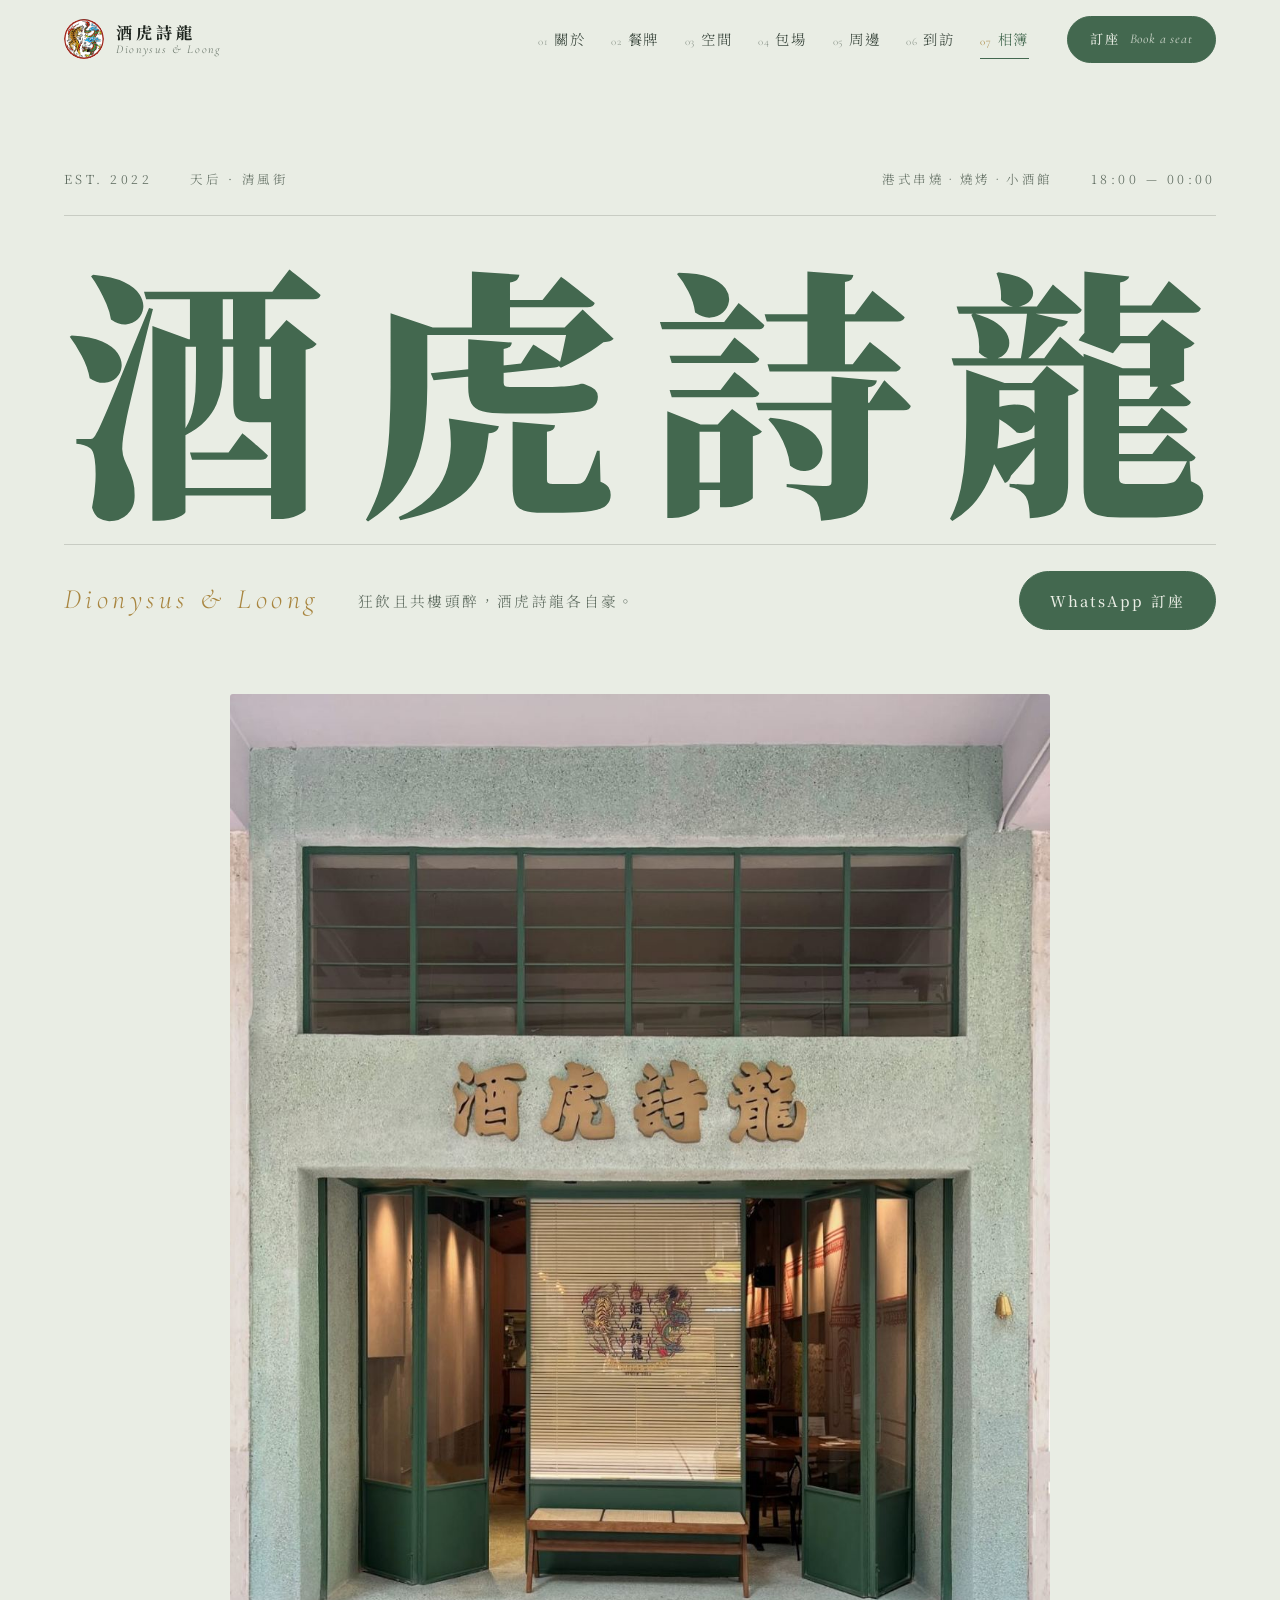
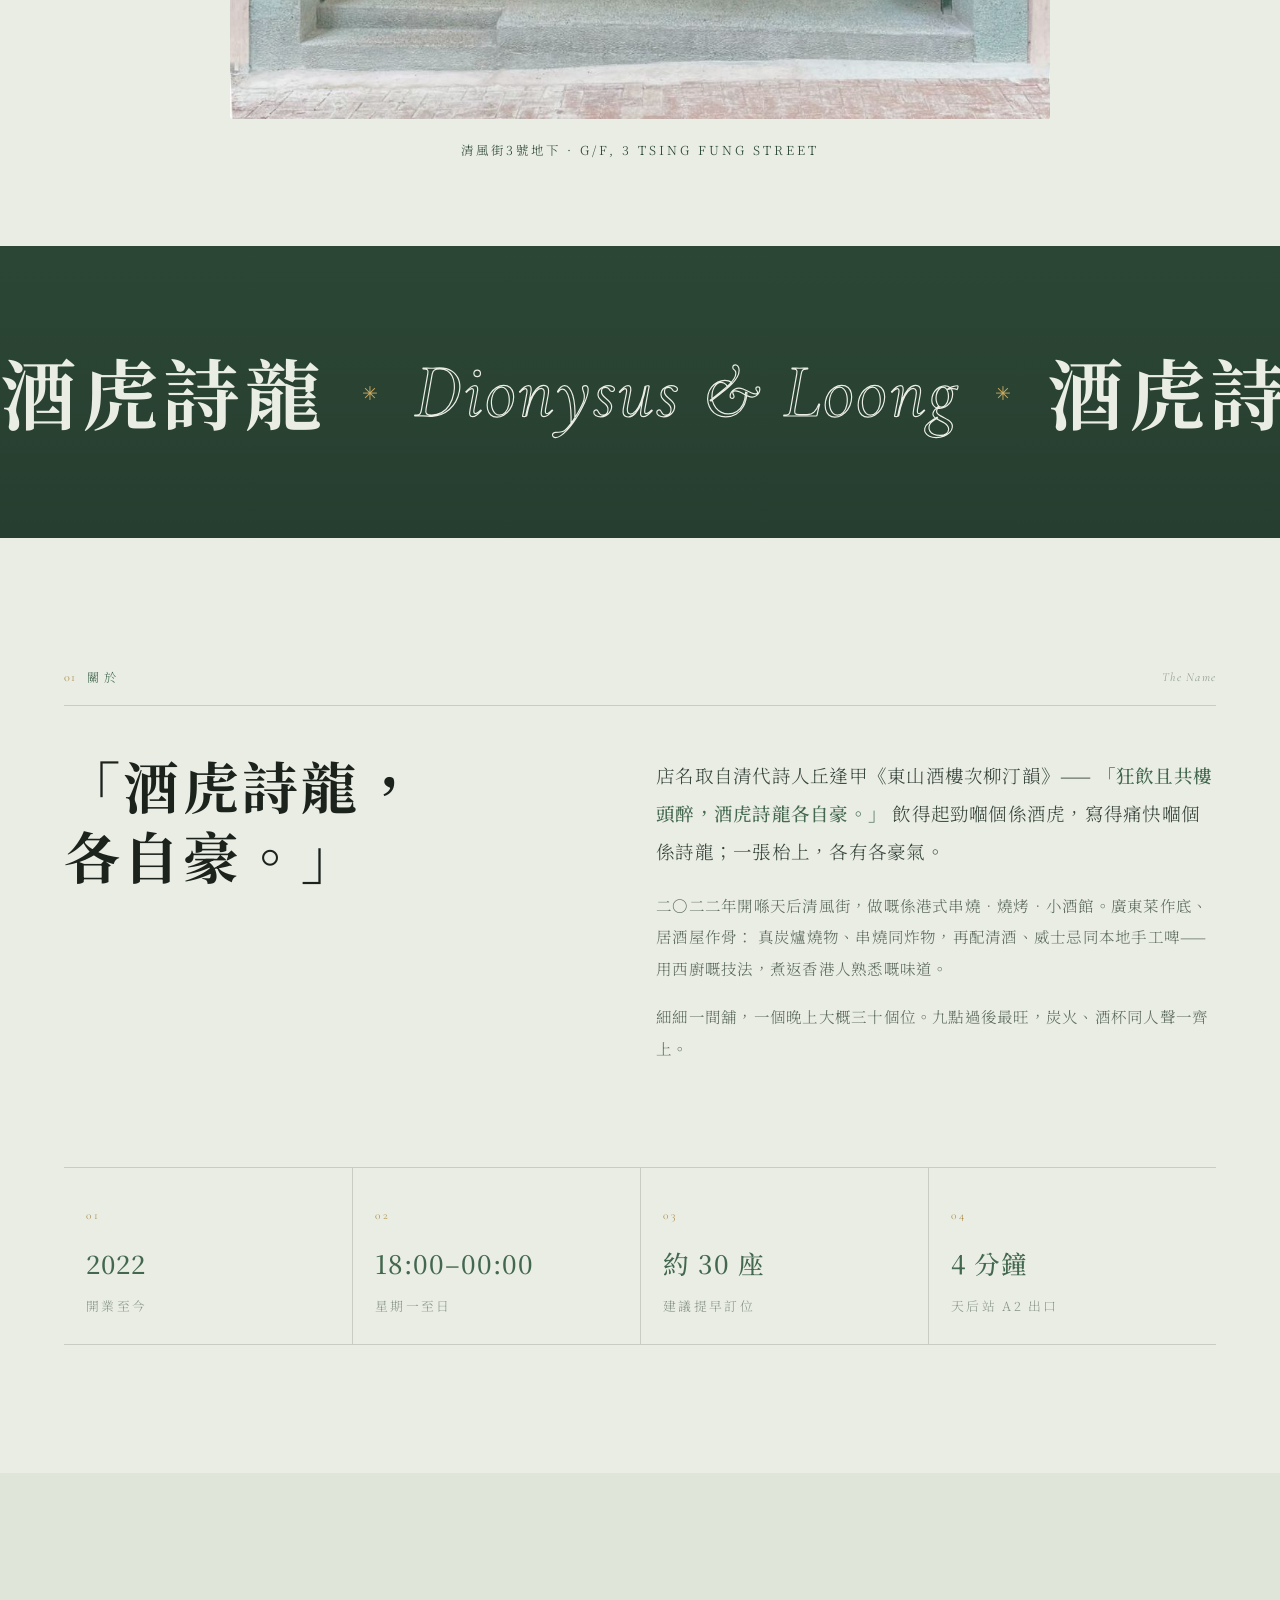
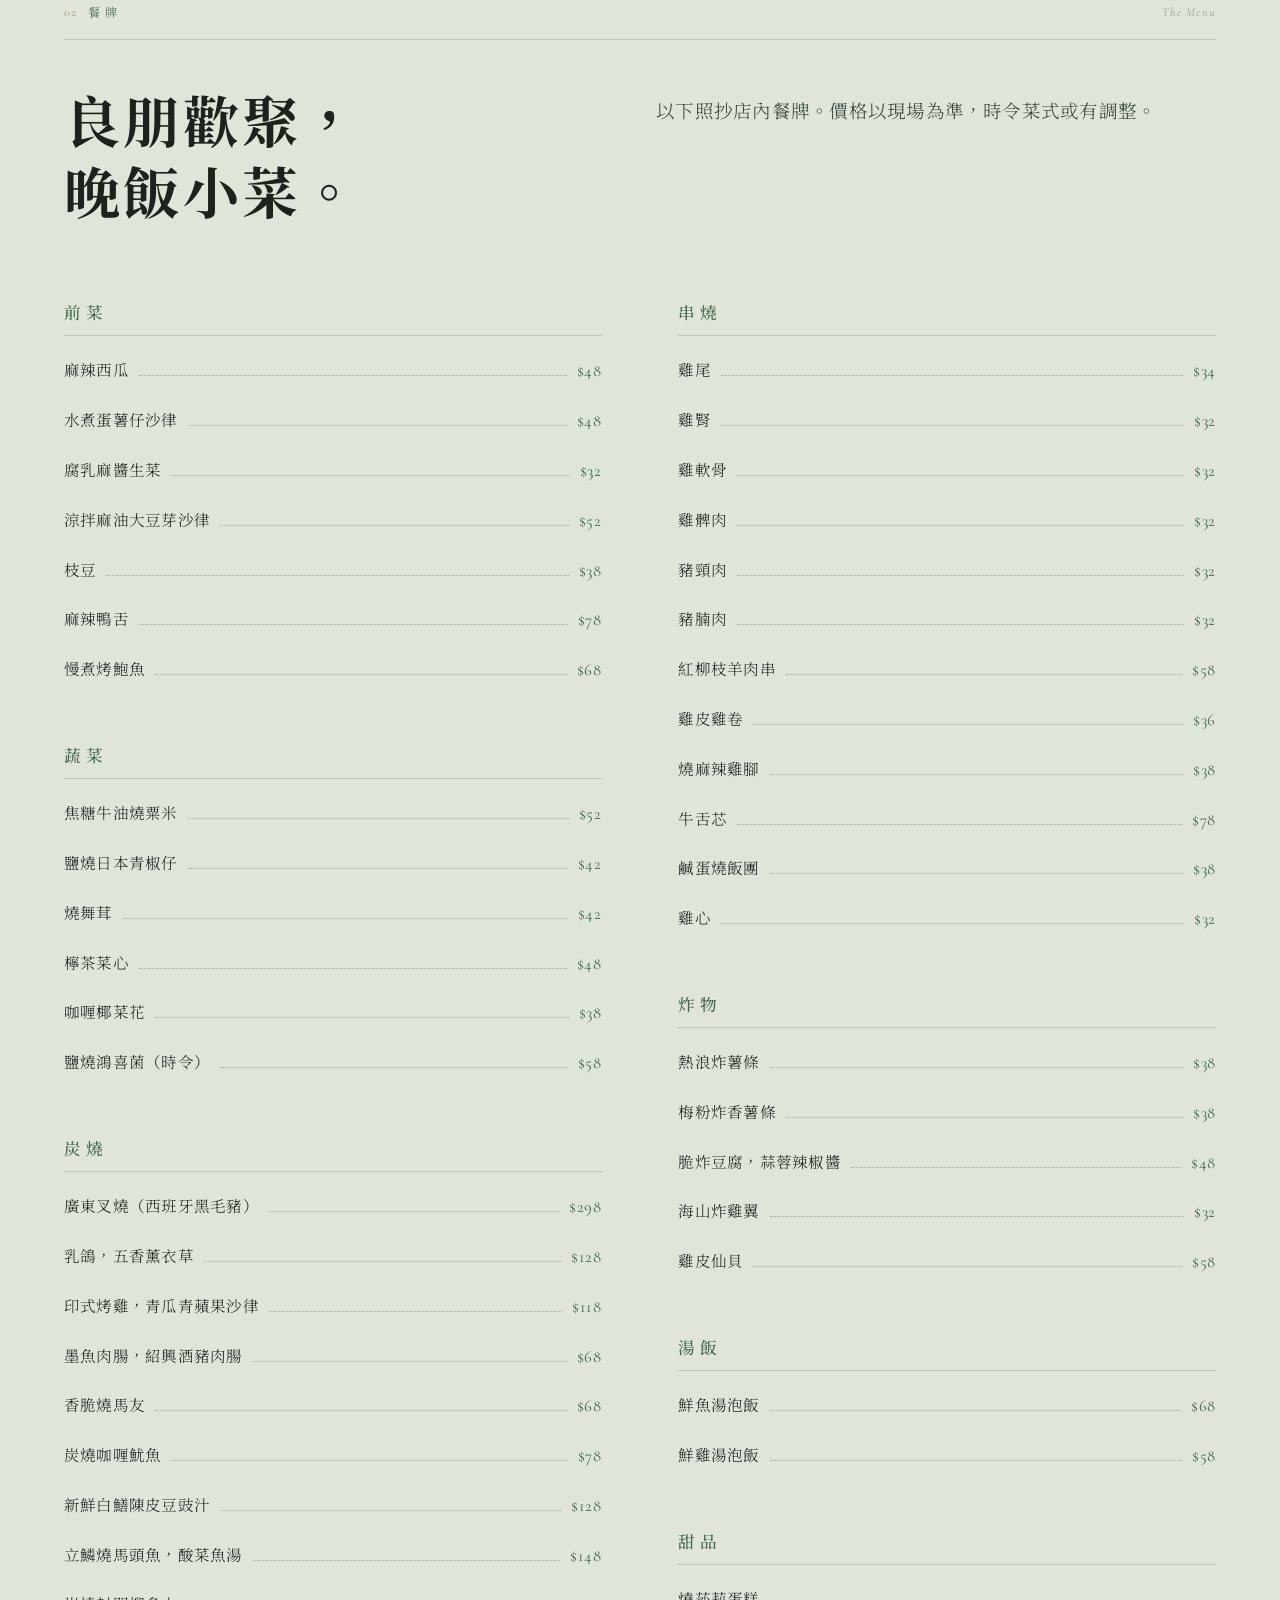
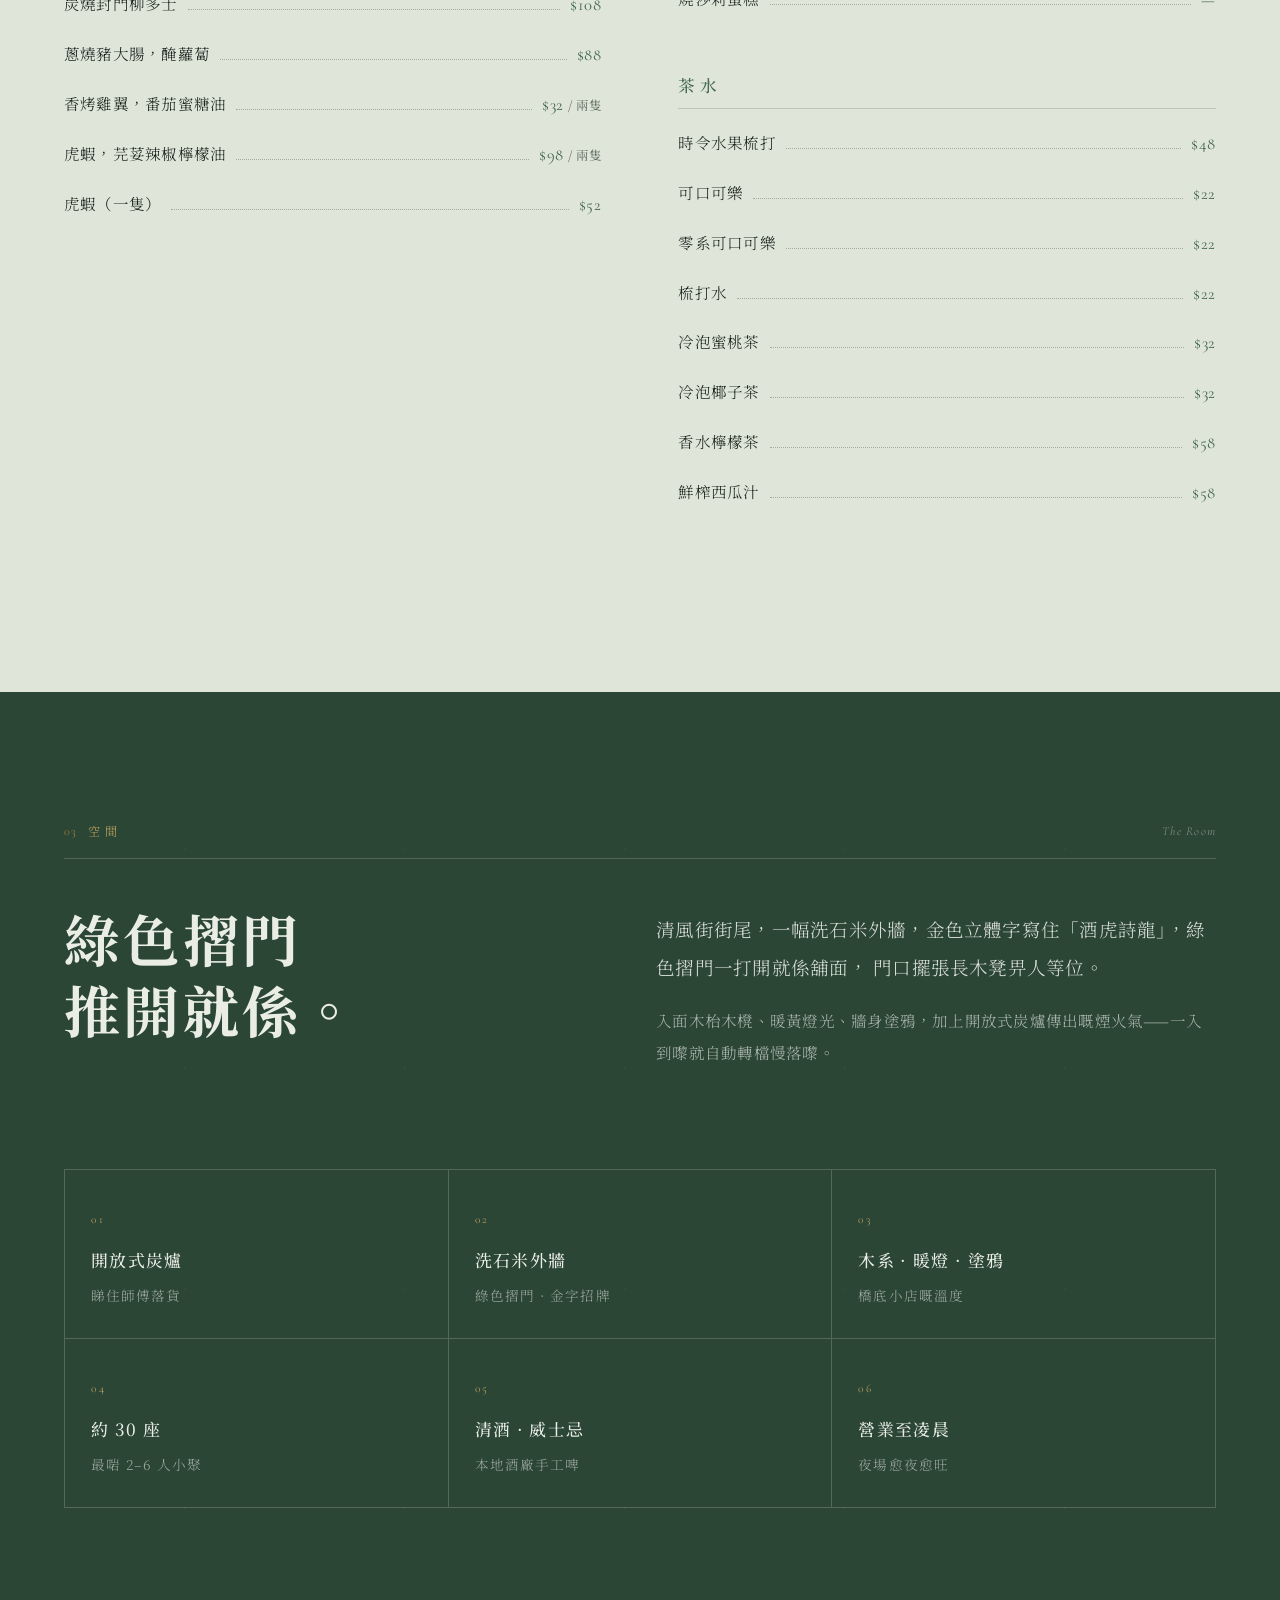
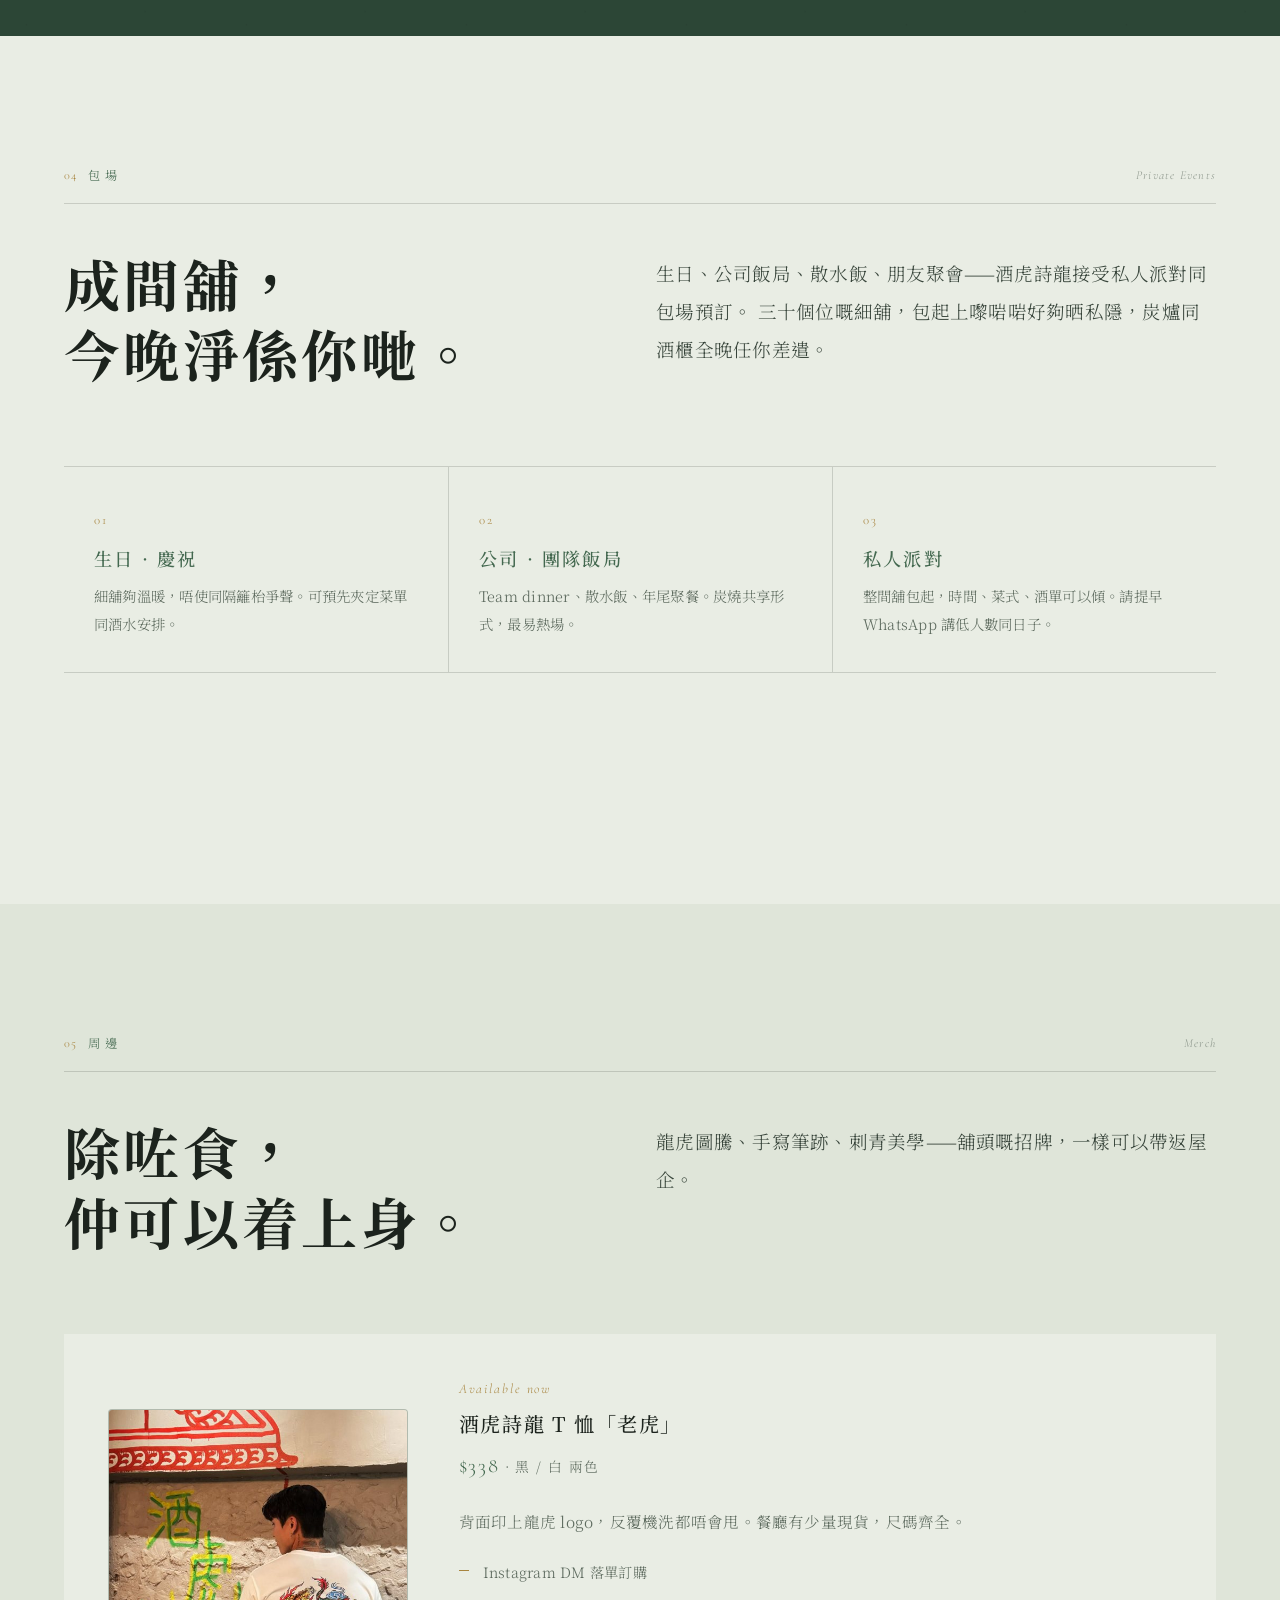
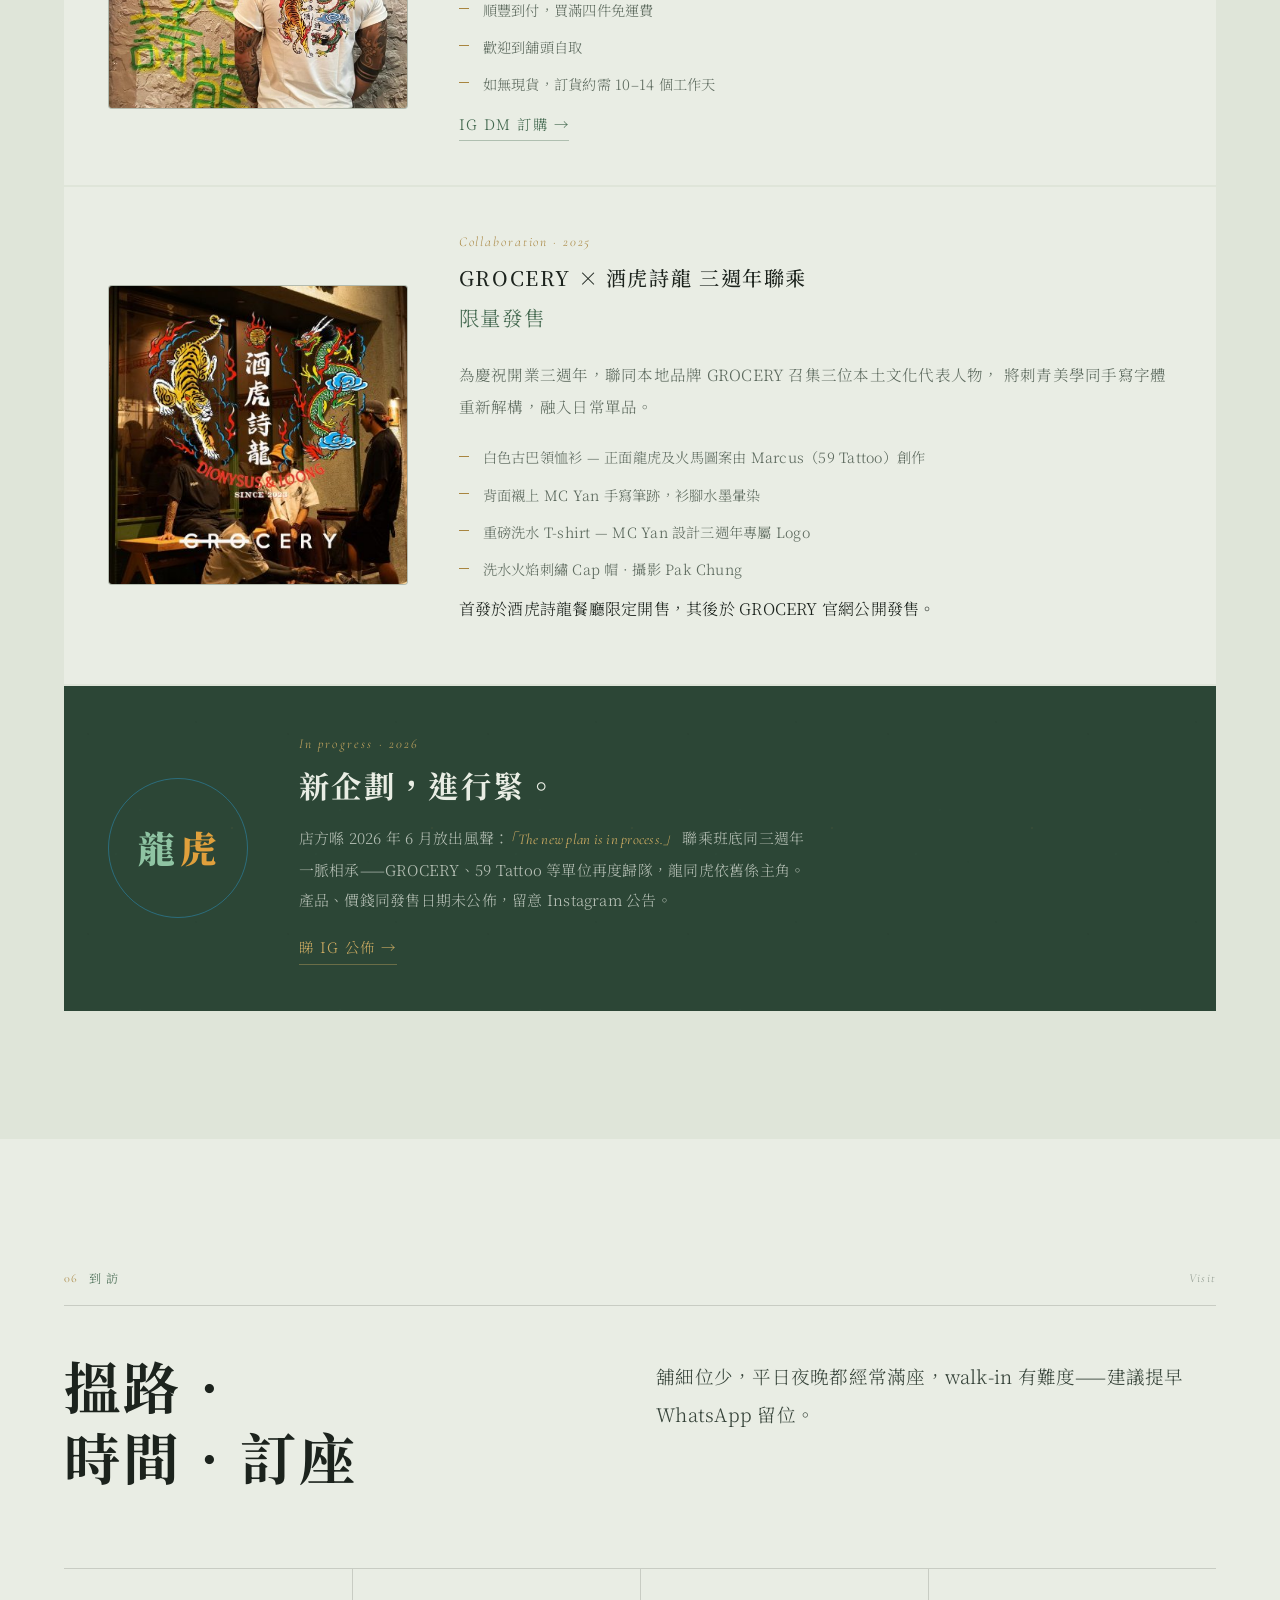
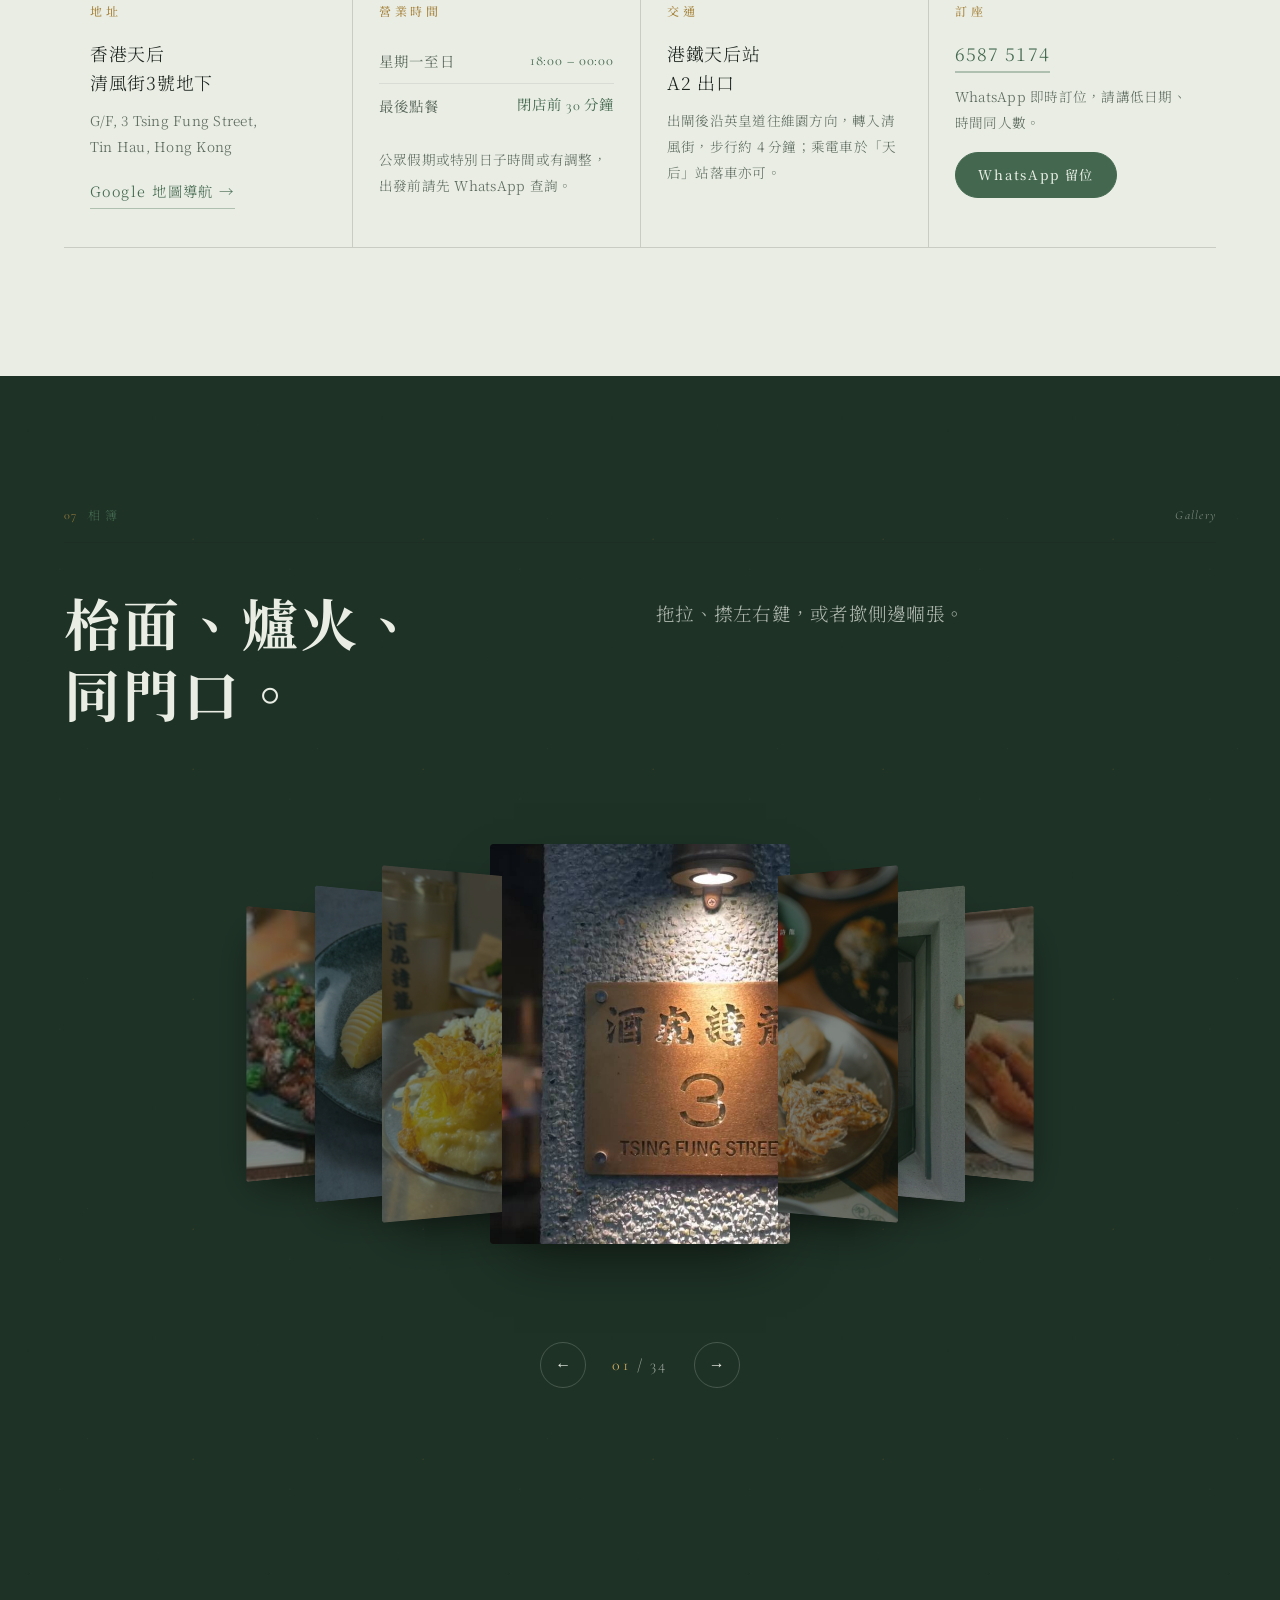
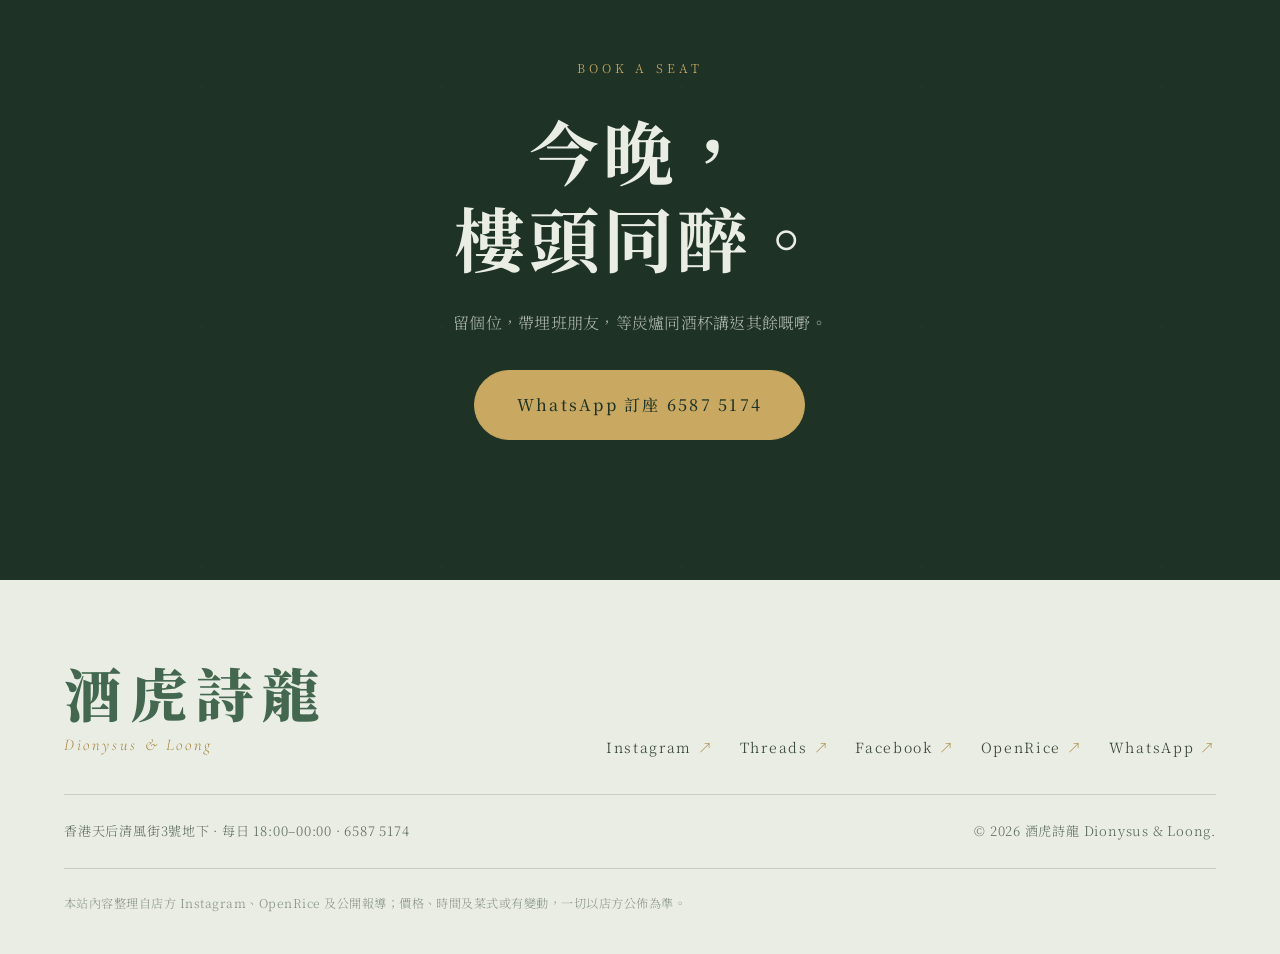
<file: index.html>
<!DOCTYPE html>
<html lang="zh-Hant-HK">
<head>
<meta charset="utf-8">
<meta name="viewport" content="width=device-width, initial-scale=1">
<title>酒虎詩龍 Dionysus &amp; Loong｜天后清風街 · 港式串燒．燒烤．小酒館</title>
<meta name="description" content="酒虎詩龍 Dionysus &amp; Loong — 天后清風街3號地下，港式串燒．燒烤．小酒館。炭火燒物配廣東菜底蘊，招牌麻辣西瓜、牛舌芯、新鮮白鱔陳皮豆豉汁。每日 18:00–00:00，WhatsApp 6587 5174 訂座，可包場私人派對。">
<meta name="theme-color" content="#e9ede4">

<meta property="og:type" content="restaurant">
<meta property="og:locale" content="zh_HK">
<meta property="og:site_name" content="酒虎詩龍 Dionysus & Loong">
<meta property="og:title" content="酒虎詩龍 Dionysus & Loong｜天后港式小酒館">
<meta property="og:description" content="狂飲且共樓頭醉，酒虎詩龍各自豪。港式串燒．燒烤．小酒館，天后清風街3號地下。">
<meta property="og:url" content="https://kuafuro.github.io/dionyus_loong/">
<meta property="og:image" content="https://kuafuro.github.io/dionyus_loong/assets/img/storefront.jpg">
<meta property="og:image:alt" content="酒虎詩龍門面：洗石米外牆、綠色摺門、金色立體字招牌">
<meta name="twitter:card" content="summary_large_image">

<link rel="icon" href="data:image/svg+xml,%3Csvg xmlns='http://www.w3.org/2000/svg' viewBox='0 0 64 64'%3E%3Crect width='64' height='64' rx='12' fill='%23a02c20'/%3E%3Ctext x='32' y='45' font-size='32' text-anchor='middle' fill='%23f0e9da' font-family='serif'%3E%E8%99%8E%3C/text%3E%3C/svg%3E">

<link rel="preconnect" href="https://fonts.googleapis.com">
<link rel="preconnect" href="https://fonts.gstatic.com" crossorigin>
<link rel="stylesheet" href="https://fonts.googleapis.com/css2?family=Noto+Serif+TC:wght@300;400;500;700;900&family=Cormorant+Garamond:ital,wght@0,300;0,400;0,500;0,600;1,300;1,400&display=swap">
<link rel="stylesheet" href="assets/css/style.css">
<!-- Marks that JS is available *before* first paint, so the motion layer can
     hide elements it intends to animate in. Without it, a JS failure would
     leave the hero permanently invisible. -->
<script>document.documentElement.className += ' js';</script>
</head>
<body>

<div class="progress" id="progress" aria-hidden="true"></div>

<a class="skip" href="#about">跳至主要內容</a>

<header class="nav" id="nav">
  <div class="nav__in">
    <a class="brand" href="#top" aria-label="酒虎詩龍 首頁">
      <span class="logo logo--nav" aria-hidden="true">
        <i>酒</i><i>詩</i>
        <img src="assets/img/logo.jpg" alt="" onerror="this.remove()">
      </span>
      <span class="brand__txt">
        <b>酒虎詩龍</b>
        <em>Dionysus &amp; Loong</em>
      </span>
    </a>

    <nav class="nav__links" id="menu-panel" aria-label="主選單">
      <a href="#about"><i>01</i>關於</a>
      <a href="#menu"><i>02</i>餐牌</a>
      <a href="#space"><i>03</i>空間</a>
      <a href="#events"><i>04</i>包場</a>
      <a href="#merch"><i>05</i>周邊</a>
      <a href="#visit"><i>06</i>到訪</a>
      <a href="#gallery"><i>07</i>相簿</a>
    </nav>

    <a class="btn btn--sm nav__book" href="https://api.whatsapp.com/send?phone=85265875174" target="_blank" rel="noopener">訂座 <span>Book a seat</span></a>

    <button class="burger" id="burger" aria-expanded="false" aria-controls="menu-panel" aria-label="開啟選單">
      <span></span><span></span><span></span>
    </button>
  </div>
</header>

<main id="top">

  <!-- ─────────── HERO ─────────── -->
  <section class="hero">
    <div class="wrap">
      <div class="hero__top">
        <p class="hero__meta"><span>Est. 2022</span><span>天后 · 清風街</span></p>
        <p class="hero__meta hero__meta--r"><span>港式串燒．燒烤．小酒館</span><span>18:00 — 00:00</span></p>
      </div>

      <h1 class="hero__title"><span><i>酒</i></span><span><i>虎</i></span><span><i>詩</i></span><span><i>龍</i></span></h1>

      <div class="hero__bar">
        <p class="hero__en">Dionysus &amp; Loong</p>
        <p class="hero__poem">狂飲且共樓頭醉，酒虎詩龍各自豪。</p>
        <a class="btn" href="https://api.whatsapp.com/send?phone=85265875174" target="_blank" rel="noopener">WhatsApp 訂座</a>
      </div>
    </div>

    <div class="canvas canvas--front" id="front" aria-label="酒虎詩龍門面：洗石米外牆、綠色摺門、金色立體字招牌">
      <!-- Drop a real shopfront photo at this path and it replaces the CSS
           drawing below; until then the drawing stands in. -->
      <img class="canvas__photo" src="assets/img/storefront.jpg" alt="酒虎詩龍門面" onerror="this.remove()">
      <div class="storefront" aria-hidden="true">
        <div class="storefront__sign"><i>酒</i><i>虎</i><i>詩</i><i>龍</i></div>
        <div class="storefront__shop">
          <div class="storefront__transom">
            <span></span><span></span><span></span><span></span><span></span><span></span>
          </div>
          <div class="storefront__doors">
            <span></span><span></span><span class="is-lit"></span><span class="is-lit"></span><span></span><span></span>
          </div>
          <div class="storefront__roundel logo">
            <i>酒</i><i>詩</i>
            <img src="assets/img/logo.jpg" alt="" onerror="this.remove()">
          </div>
        </div>
        <div class="storefront__step"></div>
        <div class="storefront__bench"></div>
      </div>
      <p class="canvas__cap">清風街3號地下 · G/F, 3 Tsing Fung Street</p>
    </div>
  </section>

  <!-- ─────────── MARQUEE ─────────── -->
  <!-- Name marquee: solid and outlined settings alternate as it travels.
       Four units so the -50% loop lands seamlessly on a repeat. -->
  <div class="marquee" id="marquee" aria-hidden="true">
    <!-- Optional: shop photos crossfading behind the type. Any that are missing
         remove themselves, and the band falls back to flat green. -->
    <div class="marquee__bg">
      <img src="assets/img/scene-1.jpg" alt="" onerror="this.remove()">
      <img src="assets/img/scene-2.jpg" alt="" onerror="this.remove()">
      <img src="assets/img/scene-3.jpg" alt="" onerror="this.remove()">
    </div>
    <div class="marquee__track">
      <span>酒虎詩龍</span><i>✳</i><b>Dionysus &amp; Loong</b><i>✳</i>
      <span>酒虎詩龍</span><i>✳</i><b>Dionysus &amp; Loong</b><i>✳</i>
      <span>酒虎詩龍</span><i>✳</i><b>Dionysus &amp; Loong</b><i>✳</i>
      <span>酒虎詩龍</span><i>✳</i><b>Dionysus &amp; Loong</b><i>✳</i>
    </div>
  </div>

  <!-- ─────────── 關於 ─────────── -->
  <section class="sec" id="about">
    <div class="wrap">
      <p class="kicker"><i>01</i>關於 <em>The Name</em></p>

      <div class="split">
        <h2 class="h2">「酒虎詩龍，<br>各自豪。」</h2>
        <div class="split__body">
          <p class="lead">
            店名取自清代詩人丘逢甲《東山酒樓次柳汀韻》——
            <b>「狂飲且共樓頭醉，酒虎詩龍各自豪。」</b>
            飲得起勁嗰個係酒虎，寫得痛快嗰個係詩龍；一張枱上，各有各豪氣。
          </p>
          <p class="body">
            二〇二二年開喺天后清風街，做嘅係港式串燒．燒烤．小酒館。廣東菜作底、居酒屋作骨：
            真炭爐燒物、串燒同炸物，再配清酒、威士忌同本地手工啤——
            用西廚嘅技法，煮返香港人熟悉嘅味道。
          </p>
          <p class="body">
            細細一間舖，一個晚上大概三十個位。九點過後最旺，炭火、酒杯同人聲一齊上。
          </p>
        </div>
      </div>

      <ul class="stats">
        <li><i>01</i><b>2022</b><span>開業至今</span></li>
        <li><i>02</i><b>18:00–00:00</b><span>星期一至日</span></li>
        <li><i>03</i><b>約 30 座</b><span>建議提早訂位</span></li>
        <li><i>04</i><b>4 分鐘</b><span>天后站 A2 出口</span></li>
      </ul>
    </div>
  </section>

  <!-- ─────────── 餐牌 ─────────── -->
  <!-- Transcribed from the printed in-house menu. Nothing that is not on that
       sheet appears here — no descriptions, no translations, no extra dishes. -->
  <section class="sec sec--menu" id="menu">
    <div class="wrap">
      <p class="kicker"><i>02</i>餐牌 <em>The Menu</em></p>

      <div class="split">
        <h2 class="h2">良朋歡聚，<br>晚飯小菜。</h2>
        <div class="split__body">
          <p class="lead">
            以下照抄店內餐牌。價格以現場為準，時令菜式或有調整。
          </p>
        </div>
      </div>

      <div class="bill">
        <section class="bill__g">
          <h3 class="bill__t">前菜</h3>
          <ul class="bill__l">
            <li><span>麻辣西瓜</span><b>$48</b></li>
            <li><span>水煮蛋薯仔沙律</span><b>$48</b></li>
            <li><span>腐乳麻醬生菜</span><b>$32</b></li>
            <li><span>涼拌麻油大豆芽沙律</span><b>$52</b></li>
            <li><span>枝豆</span><b>$38</b></li>
            <li><span>麻辣鴨舌</span><b>$78</b></li>
            <li><span>慢煮烤鮑魚</span><b>$68</b></li>
          </ul>
        </section>

        <section class="bill__g">
          <h3 class="bill__t">蔬菜</h3>
          <ul class="bill__l">
            <li><span>焦糖牛油燒粟米</span><b>$52</b></li>
            <li><span>鹽燒日本青椒仔</span><b>$42</b></li>
            <li><span>燒舞茸</span><b>$42</b></li>
            <li><span>檸茶菜心</span><b>$48</b></li>
            <li><span>咖喱椰菜花</span><b>$38</b></li>
            <li><span>鹽燒鴻喜菌（時令）</span><b>$58</b></li>
          </ul>
        </section>

        <section class="bill__g">
          <h3 class="bill__t">炭燒</h3>
          <ul class="bill__l">
            <li><span>廣東叉燒（西班牙黑毛豬）</span><b>$298</b></li>
            <li><span>乳鴿，五香薰衣草</span><b>$128</b></li>
            <li><span>印式烤雞，青瓜青蘋果沙律</span><b>$118</b></li>
            <li><span>墨魚肉腸，紹興酒豬肉腸</span><b>$68</b></li>
            <li><span>香脆燒馬友</span><b>$68</b></li>
            <li><span>炭燒咖喱魷魚</span><b>$78</b></li>
            <li><span>新鮮白鱔陳皮豆豉汁</span><b>$128</b></li>
            <li><span>立鱗燒馬頭魚，酸菜魚湯</span><b>$148</b></li>
            <li><span>炭燒封門柳多士</span><b>$108</b></li>
            <li><span>蔥燒豬大腸，醃蘿蔔</span><b>$88</b></li>
            <li><span>香烤雞翼，番茄蜜糖油</span><b>$32<em> / 兩隻</em></b></li>
            <li><span>虎蝦，芫荽辣椒檸檬油</span><b>$98<em> / 兩隻</em></b></li>
            <li><span>虎蝦（一隻）</span><b>$52</b></li>
          </ul>
        </section>

        <section class="bill__g">
          <h3 class="bill__t">串燒</h3>
          <ul class="bill__l">
            <li><span>雞尾</span><b>$34</b></li>
            <li><span>雞腎</span><b>$32</b></li>
            <li><span>雞軟骨</span><b>$32</b></li>
            <li><span>雞髀肉</span><b>$32</b></li>
            <li><span>豬頸肉</span><b>$32</b></li>
            <li><span>豬腩肉</span><b>$32</b></li>
            <li><span>紅柳枝羊肉串</span><b>$58</b></li>
            <li><span>雞皮雞卷</span><b>$36</b></li>
            <li><span>燒麻辣雞腳</span><b>$38</b></li>
            <li><span>牛舌芯</span><b>$78</b></li>
            <li><span>鹹蛋燒飯團</span><b>$38</b></li>
            <li><span>雞心</span><b>$32</b></li>
          </ul>
        </section>

        <section class="bill__g">
          <h3 class="bill__t">炸物</h3>
          <ul class="bill__l">
            <li><span>熱浪炸薯條</span><b>$38</b></li>
            <li><span>梅粉炸香薯條</span><b>$38</b></li>
            <li><span>脆炸豆腐，蒜蓉辣椒醬</span><b>$48</b></li>
            <li><span>海山炸雞翼</span><b>$32</b></li>
            <li><span>雞皮仙貝</span><b>$58</b></li>
          </ul>
        </section>

        <section class="bill__g">
          <h3 class="bill__t">湯飯</h3>
          <ul class="bill__l">
            <li><span>鮮魚湯泡飯</span><b>$68</b></li>
            <li><span>鮮雞湯泡飯</span><b>$58</b></li>
          </ul>
        </section>

        <section class="bill__g">
          <h3 class="bill__t">甜品</h3>
          <ul class="bill__l">
            <li><span>燒莎莉蛋糕</span><b>—</b></li>
          </ul>
        </section>

        <section class="bill__g">
          <h3 class="bill__t">茶水</h3>
          <ul class="bill__l">
            <li><span>時令水果梳打</span><b>$48</b></li>
            <li><span>可口可樂</span><b>$22</b></li>
            <li><span>零系可口可樂</span><b>$22</b></li>
            <li><span>梳打水</span><b>$22</b></li>
            <li><span>冷泡蜜桃茶</span><b>$32</b></li>
            <li><span>冷泡椰子茶</span><b>$32</b></li>
            <li><span>香水檸檬茶</span><b>$58</b></li>
            <li><span>鮮榨西瓜汁</span><b>$58</b></li>
          </ul>
        </section>
      </div>

      <p class="note">
        以上照抄店內餐牌，價格及供應以現場為準。酒水（清酒、威士忌、啤酒等）另有酒單，請向店員查詢。
      </p>
    </div>
  </section>


  <!-- ─────────── 空間 ─────────── -->
  <section class="sec sec--space" id="space">
    <div class="wrap">
      <p class="kicker kicker--inv"><i>03</i>空間 <em>The Room</em></p>

      <div class="split">
        <h2 class="h2">綠色摺門<br>推開就係。</h2>
        <div class="split__body">
          <p class="lead">
            清風街街尾，一幅洗石米外牆，金色立體字寫住「酒虎詩龍」，綠色摺門一打開就係舖面，
            門口擺張長木凳畀人等位。
          </p>
          <p class="body">
            入面木枱木櫈、暖黃燈光、牆身塗鴉，加上開放式炭爐傳出嘅煙火氣——一入到嚟就自動轉檔慢落嚟。
          </p>
        </div>
      </div>

      <div class="tiles">
        <div class="tile"><i>01</i><b>開放式炭爐</b><span>睇住師傅落貨</span></div>
        <div class="tile"><i>02</i><b>洗石米外牆</b><span>綠色摺門 · 金字招牌</span></div>
        <div class="tile"><i>03</i><b>木系 · 暖燈 · 塗鴉</b><span>橋底小店嘅溫度</span></div>
        <div class="tile"><i>04</i><b>約 30 座</b><span>最啱 2–6 人小聚</span></div>
        <div class="tile"><i>05</i><b>清酒 · 威士忌</b><span>本地酒廠手工啤</span></div>
        <div class="tile"><i>06</i><b>營業至凌晨</b><span>夜場愈夜愈旺</span></div>
      </div>
    </div>
  </section>

  <!-- ─────────── 包場 ─────────── -->
  <section class="sec" id="events">
    <div class="wrap">
      <p class="kicker"><i>04</i>包場 <em>Private Events</em></p>

      <div class="split">
        <h2 class="h2">成間舖，<br>今晚淨係你哋。</h2>
        <div class="split__body">
          <p class="lead">
            生日、公司飯局、散水飯、朋友聚會——酒虎詩龍接受私人派對同包場預訂。
            三十個位嘅細舖，包起上嚟啱啱好夠晒私隱，炭爐同酒櫃全晚任你差遣。
          </p>
        </div>
      </div>

      <div class="cards">
        <article class="card">
          <span class="card__no">01</span>
          <h3>生日 · 慶祝</h3>
          <p>細舖夠溫暖，唔使同隔籬枱爭聲。可預先夾定菜單同酒水安排。</p>
        </article>
        <article class="card">
          <span class="card__no">02</span>
          <h3>公司 · 團隊飯局</h3>
          <p>Team dinner、散水飯、年尾聚餐。炭燒共享形式，最易熱場。</p>
        </article>
        <article class="card">
          <span class="card__no">03</span>
          <h3>私人派對</h3>
          <p>整間舖包起，時間、菜式、酒單可以傾。請提早 WhatsApp 講低人數同日子。</p>
        </article>
      </div>

      <div class="inline-cta">
        <a class="btn" href="https://api.whatsapp.com/send?phone=85265875174" target="_blank" rel="noopener">WhatsApp 查詢包場</a>
        <p>請提供日期、人數及大約預算，店方會回覆可行安排。</p>
      </div>
    </div>
  </section>

  <!-- ─────────── 周邊 ─────────── -->
  <section class="sec sec--merch" id="merch">
    <div class="wrap">
      <p class="kicker"><i>05</i>周邊 <em>Merch</em></p>

      <div class="split">
        <h2 class="h2">除咗食，<br>仲可以着上身。</h2>
        <div class="split__body">
          <p class="lead">龍虎圖騰、手寫筆跡、刺青美學——舖頭嘅招牌，一樣可以帶返屋企。</p>
        </div>
      </div>

      <div class="merch">
        <article class="merch__item">
          <div class="merch__art merch__art--tee" aria-hidden="true">
            <span class="logo logo--xl">
              <i>酒</i><i>詩</i>
              <img src="assets/img/logo.jpg" alt="" onerror="this.remove()">
            </span>
            <img class="merch__photo" src="assets/img/merch-tee.jpg" alt="" onerror="this.remove()">
          </div>
          <div class="merch__txt">
            <p class="merch__tag">Available now</p>
            <h3>酒虎詩龍 T 恤「老虎」</h3>
            <p class="merch__price">$338<span> · 黑 / 白 兩色</span></p>
            <p class="body">背面印上龍虎 logo，反覆機洗都唔會甩。餐廳有少量現貨，尺碼齊全。</p>
            <ul class="ticks">
              <li>Instagram DM 落單訂購</li>
              <li>順豐到付，買滿四件免運費</li>
              <li>歡迎到舖頭自取</li>
              <li>如無現貨，訂貨約需 10–14 個工作天</li>
            </ul>
            <a class="link" href="https://www.instagram.com/dionysus_loong/" target="_blank" rel="noopener">IG DM 訂購 →</a>
          </div>
        </article>

        <article class="merch__item">
          <div class="merch__art merch__art--collab" aria-hidden="true">
            <span class="merch__three">3</span><em>ANNIVERSARY</em>
            <img class="merch__photo" src="assets/img/merch-collab.jpg" alt="" onerror="this.remove()">
          </div>
          <div class="merch__txt">
            <p class="merch__tag">Collaboration · 2025</p>
            <h3>GROCERY × 酒虎詩龍 三週年聯乘</h3>
            <p class="merch__price">限量發售</p>
            <p class="body">
              為慶祝開業三週年，聯同本地品牌 GROCERY 召集三位本土文化代表人物，
              將刺青美學同手寫字體重新解構，融入日常單品。
            </p>
            <ul class="ticks">
              <li>白色古巴領恤衫 — 正面龍虎及火馬圖案由 Marcus（59 Tattoo）創作</li>
              <li>背面襯上 MC Yan 手寫筆跡，衫腳水墨暈染</li>
              <li>重磅洗水 T-shirt — MC Yan 設計三週年專屬 Logo</li>
              <li>洗水火焰刺繡 Cap 帽 · 攝影 Pak Chung</li>
            </ul>
            <p class="note note--left">首發於酒虎詩龍餐廳限定開售，其後於 GROCERY 官網公開發售。</p>
          </div>
        </article>
      </div>

      <aside class="drop">
        <div class="drop__mark" aria-hidden="true"><span>龍</span><span>虎</span></div>
        <div class="drop__txt">
          <p class="drop__tag">In progress · 2026</p>
          <h3 class="drop__t">新企劃，進行緊。</h3>
          <p class="drop__p">
            店方喺 2026 年 6 月放出風聲：<b>「The new plan is in process.」</b>
            聯乘班底同三週年一脈相承——GROCERY、59 Tattoo 等單位再度歸隊，龍同虎依舊係主角。
            產品、價錢同發售日期未公佈，留意 Instagram 公告。
          </p>
          <a class="link link--inv" href="https://www.instagram.com/p/DZXlpymgneu/" target="_blank" rel="noopener">睇 IG 公佈 →</a>
        </div>
      </aside>
    </div>
  </section>

  <!-- ─────────── 到訪 ─────────── -->
  <section class="sec sec--visit" id="visit">
    <div class="wrap">
      <p class="kicker"><i>06</i>到訪 <em>Visit</em></p>

      <div class="split">
        <h2 class="h2">搵路 ·<br>時間 · 訂座</h2>
        <div class="split__body">
          <p class="lead">舖細位少，平日夜晚都經常滿座，walk-in 有難度——建議提早 WhatsApp 留位。</p>
        </div>
      </div>

      <div class="info">
        <div class="info__card">
          <h3>地址</h3>
          <p class="info__big">香港天后<br>清風街3號地下</p>
          <p class="info__sub">G/F, 3 Tsing Fung Street,<br>Tin Hau, Hong Kong</p>
          <a class="link" href="https://www.google.com/maps/search/?api=1&amp;query=%E9%85%92%E8%99%8E%E8%A9%A9%E9%BE%8D%20%E5%A4%A9%E5%90%8E%E6%B8%85%E9%A2%A8%E8%A1%97" target="_blank" rel="noopener">Google 地圖導航 →</a>
        </div>

        <div class="info__card">
          <h3>營業時間</h3>
          <table class="hours">
            <tr><th scope="row">星期一至日</th><td>18:00 – 00:00</td></tr>
            <tr><th scope="row">最後點餐</th><td>閉店前 30 分鐘</td></tr>
          </table>
          <p class="info__sub">公眾假期或特別日子時間或有調整，出發前請先 WhatsApp 查詢。</p>
        </div>

        <div class="info__card">
          <h3>交通</h3>
          <p class="info__big">港鐵天后站<br>A2 出口</p>
          <p class="info__sub">出閘後沿英皇道往維園方向，轉入清風街，步行約 4 分鐘；乘電車於「天后」站落車亦可。</p>
        </div>

        <div class="info__card">
          <h3>訂座</h3>
          <p class="info__big"><a class="link link--tel" href="tel:+85265875174">6587 5174</a></p>
          <p class="info__sub">WhatsApp 即時訂位，請講低日期、時間同人數。</p>
          <a class="btn btn--sm" href="https://api.whatsapp.com/send?phone=85265875174" target="_blank" rel="noopener">WhatsApp 留位</a>
        </div>
      </div>
    </div>
  </section>

  <!-- ─────────── 相簿 ─────────── -->
  <!-- CoverFlow written by hand: the reference library ships only its demo
       build, so its card layouts are not actually distributable. Images are
       assigned src only within a window of the active index, so opening the
       page costs nothing until this section is reached. -->
  <section class="sec sec--gallery" id="gallery">
    <div class="wrap">
      <p class="kicker"><i>07</i>相簿 <em>Gallery</em></p>

      <div class="split">
        <h2 class="h2">枱面、爐火、<br>同門口。</h2>
        <div class="split__body">
          <p class="lead">
            拖拉、㩒左右鍵，或者撳側邊嗰張。
          </p>
        </div>
      </div>
    </div>

    <div class="flow" id="flow">
      <div class="flow__stage">
        <figure class="flow__i" data-src="assets/img/gallery/g01.jpg"></figure>
        <figure class="flow__i" data-src="assets/img/gallery/g02.jpg"></figure>
        <figure class="flow__i" data-src="assets/img/gallery/g03.jpg"></figure>
        <figure class="flow__i" data-src="assets/img/gallery/g04.jpg"></figure>
        <figure class="flow__i" data-src="assets/img/gallery/g05.jpg"></figure>
        <figure class="flow__i" data-src="assets/img/gallery/g06.jpg"></figure>
        <figure class="flow__i" data-src="assets/img/gallery/g07.jpg"></figure>
        <figure class="flow__i" data-src="assets/img/gallery/g08.jpg"></figure>
        <figure class="flow__i" data-src="assets/img/gallery/g09.jpg"></figure>
        <figure class="flow__i" data-src="assets/img/gallery/g10.jpg"></figure>
        <figure class="flow__i" data-src="assets/img/gallery/g11.jpg"></figure>
        <figure class="flow__i" data-src="assets/img/gallery/g12.jpg"></figure>
        <figure class="flow__i" data-src="assets/img/gallery/g13.jpg"></figure>
        <figure class="flow__i" data-src="assets/img/gallery/g14.jpg"></figure>
        <figure class="flow__i" data-src="assets/img/gallery/g15.jpg"></figure>
        <figure class="flow__i" data-src="assets/img/gallery/g16.jpg"></figure>
        <figure class="flow__i" data-src="assets/img/gallery/g17.jpg"></figure>
        <figure class="flow__i" data-src="assets/img/gallery/g18.jpg"></figure>
        <figure class="flow__i" data-src="assets/img/gallery/g19.jpg"></figure>
        <figure class="flow__i" data-src="assets/img/gallery/g20.jpg"></figure>
        <figure class="flow__i" data-src="assets/img/gallery/g21.jpg"></figure>
        <figure class="flow__i" data-src="assets/img/gallery/g22.jpg"></figure>
        <figure class="flow__i" data-src="assets/img/gallery/g23.jpg"></figure>
        <figure class="flow__i" data-src="assets/img/gallery/g24.jpg"></figure>
        <figure class="flow__i" data-src="assets/img/gallery/g25.jpg"></figure>
        <figure class="flow__i" data-src="assets/img/gallery/g26.jpg"></figure>
        <figure class="flow__i" data-src="assets/img/gallery/g27.jpg"></figure>
        <figure class="flow__i" data-src="assets/img/gallery/g28.jpg"></figure>
        <figure class="flow__i" data-src="assets/img/gallery/g29.jpg"></figure>
        <figure class="flow__i" data-src="assets/img/gallery/g30.jpg"></figure>
        <figure class="flow__i" data-src="assets/img/gallery/g31.jpg"></figure>
        <figure class="flow__i" data-src="assets/img/gallery/g32.jpg"></figure>
        <figure class="flow__i" data-src="assets/img/gallery/g33.jpg"></figure>
        <figure class="flow__i" data-src="assets/img/gallery/g34.jpg"></figure>
      </div>
      <div class="flow__ui">
        <button class="flow__b" data-dir="-1" type="button" aria-label="上一張">←</button>
        <p class="flow__n"><b id="flow-at">01</b><span>/ 34</span></p>
        <button class="flow__b" data-dir="1" type="button" aria-label="下一張">→</button>
      </div>
    </div>
  </section>

  <!-- ─────────── CTA ─────────── -->
  <section class="cta">
    <div class="wrap cta__in">
      <p class="kicker kicker--inv">Book a seat</p>
      <h2 class="cta__h">今晚，<br>樓頭同醉。</h2>
      <p class="cta__p">留個位，帶埋班朋友，等炭爐同酒杯講返其餘嘅嘢。</p>
      <a class="btn btn--inv btn--lg" href="https://api.whatsapp.com/send?phone=85265875174" target="_blank" rel="noopener">WhatsApp 訂座 6587 5174</a>
    </div>
  </section>

</main>

<footer class="foot">
  <div class="wrap">
    <div class="foot__top">
      <div>
        <p class="foot__name">酒虎詩龍</p>
        <p class="foot__en">Dionysus &amp; Loong</p>
      </div>
      <nav class="foot__links" aria-label="社交及外部連結">
        <a href="https://www.instagram.com/dionysus_loong/" target="_blank" rel="noopener">Instagram <i>↗</i></a>
        <a href="https://www.threads.net/@dionysus_loong" target="_blank" rel="noopener">Threads <i>↗</i></a>
        <a href="https://www.facebook.com/p/Dionysus-Loong-%E9%85%92%E8%99%8E%E8%A9%A9%E9%BE%8D-100093688962535/" target="_blank" rel="noopener">Facebook <i>↗</i></a>
        <a href="https://www.openrice.com/zh/hongkong/r-%E9%85%92%E8%99%8E%E8%A9%A9%E9%BE%8D-%E5%A4%A9%E5%90%8E-%E5%A4%9A%E5%9C%8B%E8%8F%9C-%E9%85%92-r803395" target="_blank" rel="noopener">OpenRice <i>↗</i></a>
        <a href="https://api.whatsapp.com/send?phone=85265875174" target="_blank" rel="noopener">WhatsApp <i>↗</i></a>
      </nav>
    </div>

    <div class="foot__bar">
      <p>香港天后清風街3號地下 · 每日 18:00–00:00 · 6587 5174</p>
      <p>© <span id="yr">2026</span> 酒虎詩龍 Dionysus &amp; Loong.</p>
    </div>

    <p class="foot__note">
      本站內容整理自店方 Instagram、OpenRice 及公開報導；價格、時間及菜式或有變動，一切以店方公佈為準。
    </p>
  </div>
</footer>

<script type="application/ld+json">
{
  "@context": "https://schema.org",
  "@type": "Restaurant",
  "name": "酒虎詩龍 Dionysus & Loong",
  "alternateName": "Dionysus & Loong",
  "description": "天后清風街的港式串燒．燒烤．小酒館，以炭火燒物結合廣東菜底蘊，兼營私人派對包場。",
  "servesCuisine": ["Cantonese", "Izakaya", "Barbecue", "Seafood", "Bar"],
  "priceRange": "HK$201-400",
  "telephone": "+852-6587-5174",
  "foundingDate": "2022",
  "address": {
    "@type": "PostalAddress",
    "streetAddress": "G/F, 3 Tsing Fung Street",
    "addressLocality": "Tin Hau",
    "addressRegion": "Hong Kong Island",
    "addressCountry": "HK"
  },
  "openingHoursSpecification": [{
    "@type": "OpeningHoursSpecification",
    "dayOfWeek": ["Monday","Tuesday","Wednesday","Thursday","Friday","Saturday","Sunday"],
    "opens": "18:00",
    "closes": "00:00"
  }],
  "sameAs": [
    "https://www.instagram.com/dionysus_loong/",
    "https://www.threads.net/@dionysus_loong",
    "https://www.facebook.com/p/Dionysus-Loong-%E9%85%92%E8%99%8E%E8%A9%A9%E9%BE%8D-100093688962535/",
    "https://www.openrice.com/zh/hongkong/r-%E9%85%92%E8%99%8E%E8%A9%A9%E9%BE%8D-%E5%A4%A9%E5%90%8E-%E5%A4%9A%E5%9C%8B%E8%8F%9C-%E9%85%92-r803395"
  ]
}
</script>

<script src="assets/js/main.js"></script>
</body>
</html>
</file>
<file: assets/css/style.css>
/* ==========================================================================
   酒虎詩龍 Dionysus & Loong
   Palette lifted straight off the shopfront —
   洗石米淺綠外牆 · 深綠摺門 · 金銅立體字 · 木長凳 · 印章紅（logo 點綴）
   Layout direction: warm editorial restaurant-group site.
   ========================================================================== */

:root{
  /* 洗石米外牆 */
  --paper:     #e9ede4;
  --paper-2:   #dfe5d9;
  --terrazzo:  #cfd8cb;

  /* 綠色摺門 */
  --door:      #43684f;
  --door-dk:   #2c4636;
  --door-dp:   #1e3226;
  --door-lt:   #6e9179;

  /* 金銅招牌字 */
  --brass:     #a8853f;
  --brass-lt:  #c9a961;
  --brass-hi:  #e2ca92;

  /* 木凳 · 暖光 */
  --wood:      #8b5e3c;

  /* 龍虎 logo（刺青風）— 朱紅火焰 · 金黃虎 · 綠龍 · 藍雲 */
  --seal:      #a02c20;
  --tiger:     #e0a03c;
  --cloud:     #2ba3dd;

  --ink:       #1c231d;
  --ink-2:     #37443a;
  --muted:     #5e6b5f;
  --faint:     #8a9489;
  --line:      rgba(28,35,29,.16);
  --line-2:    rgba(28,35,29,.08);
  --line-inv:  rgba(233,237,228,.2);

  --serif: "Noto Serif TC","Source Han Serif TC","Songti TC","STSong","PingFang TC","Microsoft JhengHei",serif;
  --latin: "Cormorant Garamond","Noto Serif TC",Georgia,serif;

  --wrap: 1280px;
  --pad: clamp(20px, 5vw, 64px);
  --ease: cubic-bezier(.22,.68,.28,1);
}

/* speckled 洗石米 texture, reused on light surfaces */
@supports (background: paint(x)) { }
:root{
  --speckle:
    radial-gradient(1.4px 1.4px at 12% 24%, rgba(28,35,29,.14), transparent),
    radial-gradient(1.1px 1.1px at 38% 62%, rgba(67,104,79,.16), transparent),
    radial-gradient(1.6px 1.6px at 66% 18%, rgba(28,35,29,.10), transparent),
    radial-gradient(1.2px 1.2px at 84% 71%, rgba(168,133,63,.20), transparent),
    radial-gradient(1px 1px at 52% 88%, rgba(28,35,29,.12), transparent),
    radial-gradient(1.3px 1.3px at 26% 84%, rgba(67,104,79,.13), transparent);
}

/* ── reset ─────────────────────────────────────────────────────────────── */
*,*::before,*::after{ box-sizing:border-box; }
html{ scroll-behavior:smooth; scroll-padding-top:84px; -webkit-text-size-adjust:100%; }
body{
  margin:0;
  background:var(--paper);
  color:var(--ink);
  font-family:var(--serif);
  font-weight:300;
  line-height:1.85;
  letter-spacing:.015em;
  overflow-x:hidden;
  -webkit-font-smoothing:antialiased;
}
img{ max-width:100%; display:block; }
a{ color:inherit; text-decoration:none; }
h1,h2,h3,h4{ margin:0; font-weight:500; line-height:1.28; letter-spacing:.03em; }
p{ margin:0 0 1.05em; }
ul,ol{ margin:0; padding:0; list-style:none; }
table{ border-collapse:collapse; width:100%; }

.skip{ position:absolute; left:-9999px; top:0; z-index:999; background:var(--door); color:var(--paper); padding:10px 18px; }
.skip:focus{ left:12px; top:12px; }
:focus-visible{ outline:2px solid var(--door); outline-offset:3px; }

.wrap{ width:100%; max-width:var(--wrap); margin-inline:auto; padding-inline:var(--pad); }

/* ── buttons ───────────────────────────────────────────────────────────── */
.btn{
  display:inline-flex; align-items:center; gap:10px;
  padding:15px 30px;
  background:var(--door); color:var(--paper);
  font-size:.92rem; font-weight:500; letter-spacing:.14em;
  border:1px solid var(--door); border-radius:999px;
  transition:background .32s var(--ease), color .32s, border-color .32s, transform .32s var(--ease);
}
.btn span{ font-family:var(--latin); font-style:italic; font-size:.84rem; opacity:.72; letter-spacing:.06em; }
.btn:hover{ background:var(--door-dk); border-color:var(--door-dk); transform:translateY(-2px); }
.btn--sm{ padding:10px 22px; font-size:.82rem; }
.btn--lg{ padding:19px 42px; font-size:1rem; }
.btn--inv{ background:var(--brass-lt); border-color:var(--brass-lt); color:var(--door-dp); }
.btn--inv:hover{ background:var(--brass-hi); border-color:var(--brass-hi); color:var(--door-dp); }

.link{
  display:inline-block; color:var(--door);
  font-size:.9rem; letter-spacing:.1em;
  border-bottom:1px solid rgba(67,104,79,.35); padding-bottom:3px;
  transition:color .25s, border-color .25s;
}
.link:hover{ color:var(--brass); border-color:var(--brass); }
.link--tel{ font-size:inherit; letter-spacing:.06em; border-bottom-width:2px; }

/* ── nav ───────────────────────────────────────────────────────────────── */
.nav{
  position:fixed; inset:0 0 auto; z-index:800;
  border-bottom:1px solid transparent;
  transition:background .4s, backdrop-filter .4s, border-color .4s;
}
.nav.is-stuck{
  background:rgba(233,237,228,.9);
  backdrop-filter:blur(16px) saturate(1.3);
  border-bottom-color:var(--line);
}
.nav__in{
  max-width:var(--wrap); margin-inline:auto; padding:16px var(--pad);
  display:flex; align-items:center; gap:clamp(16px,3vw,44px);
}
.brand{ display:flex; align-items:center; gap:12px; margin-right:auto; }

/* ── logo ──────────────────────────────────────────────────────────────────
   Real artwork lives at assets/img/logo.png. Until it is dropped in, the
   fallback below renders: a white roundel, seal-red rule, 酒 / 詩 stacked.
   The <img> covers the fallback; if it 404s, inline onerror removes it.
   ------------------------------------------------------------------------ */
.logo{
  position:relative; flex:none; aspect-ratio:1;
  display:grid; grid-template-columns:1fr; place-content:center; gap:.1em;
  border-radius:50%; overflow:hidden;
  background:#fbf8f0;
}
/* seal-red ring, drawn above the artwork so it reads in both states */
.logo::after{
  content:""; position:absolute; inset:0; z-index:3; pointer-events:none;
  border-radius:50%; box-shadow:inset 0 0 0 1.5px var(--seal);
}
.logo i{
  font-style:normal; font-weight:700; line-height:1.08;
  text-align:center; color:var(--seal); font-size:.42em;
}
.logo img{
  position:absolute; inset:0; z-index:2;
  width:100%; height:100%; object-fit:cover; background:#fbf8f0;
}
.logo--nav{ width:40px; font-size:2.1rem; }
.logo--xl{ width:min(100%,190px); font-size:5rem; }
.brand__txt{ display:flex; flex-direction:column; line-height:1.25; }
.brand__txt b{ font-size:1.02rem; letter-spacing:.24em; font-weight:700; color:var(--ink); }
.brand__txt em{ font-family:var(--latin); font-style:italic; font-size:.74rem; letter-spacing:.14em; color:var(--muted); }

.nav__links{ display:flex; align-items:center; gap:clamp(14px,2vw,30px); }
.nav__links a{
  position:relative; display:flex; align-items:baseline; gap:6px;
  font-size:.9rem; letter-spacing:.12em; color:var(--ink-2);
  padding:6px 0; transition:color .25s;
}
.nav__links a i{
  font-style:normal; font-family:var(--latin); font-size:.68rem;
  letter-spacing:.06em; color:var(--faint); transition:color .25s;
}
.nav__links a::after{
  content:""; position:absolute; left:0; right:100%; bottom:0; height:1px;
  background:var(--door); transition:right .38s var(--ease);
}
.nav__links a:hover{ color:var(--door); }
.nav__links a:hover::after,
.nav__links a.is-active::after{ right:0; }
.nav__links a.is-active{ color:var(--door); }
.nav__links a.is-active i{ color:var(--brass); }

.burger{
  display:none; width:44px; height:40px; padding:0; cursor:pointer;
  background:none; border:1px solid var(--line); border-radius:999px;
  flex-direction:column; justify-content:center; align-items:center; gap:5px;
}
.burger span{ display:block; width:18px; height:1.5px; background:var(--ink); transition:transform .35s var(--ease), opacity .2s; }
.burger[aria-expanded="true"] span:nth-child(1){ transform:translateY(6.5px) rotate(45deg); }
.burger[aria-expanded="true"] span:nth-child(2){ opacity:0; }
.burger[aria-expanded="true"] span:nth-child(3){ transform:translateY(-6.5px) rotate(-45deg); }

/* ── hero ──────────────────────────────────────────────────────────────── */
.hero{ padding:clamp(120px,15vw,168px) 0 0; }
.hero__top{
  display:flex; justify-content:space-between; gap:20px; flex-wrap:wrap;
  padding-bottom:24px; border-bottom:1px solid var(--line);
}
.hero__meta{ display:flex; gap:clamp(16px,3vw,38px); margin:0; font-size:.78rem; letter-spacing:.28em; color:var(--muted); text-transform:uppercase; }
.hero__meta--r{ justify-content:flex-end; }

.hero__title{
  display:flex; justify-content:space-between; gap:2px;
  margin:clamp(24px,4vw,46px) 0 clamp(22px,3.4vw,40px);
  font-size:clamp(4.2rem,20.5vw,17rem);
  font-weight:900; line-height:.92; color:var(--door);
}
.hero__title span{ display:block; }

.hero__bar{
  display:flex; align-items:center; gap:clamp(18px,3vw,40px); flex-wrap:wrap;
  padding-top:26px; border-top:1px solid var(--line);
}
.hero__en{
  margin:0; font-family:var(--latin); font-style:italic;
  font-size:clamp(1.2rem,2.6vw,1.75rem); letter-spacing:.16em; color:var(--brass);
}
.hero__poem{ margin:0 auto 0 0; font-size:.92rem; letter-spacing:.16em; color:var(--muted); }

/* storefront canvas */
.canvas{ margin-top:clamp(38px,5vw,64px); }
.canvas--front{
  position:relative; overflow:hidden;
  border-radius:4px;
  background-color:var(--terrazzo);
  background-image:var(--speckle);
  background-size:180px 180px;
  padding:clamp(30px,5vw,60px) clamp(20px,4vw,56px) 0;
}
.storefront{
  --frame:#3f6350;
  --mullion:clamp(3px,.5vw,5px);
  position:relative;
  max-width:600px; margin-inline:auto;
}
.storefront__sign{
  display:flex; justify-content:center; gap:clamp(12px,2.6vw,32px);
  margin-bottom:clamp(14px,2.2vw,26px);
}
.storefront__sign i{
  font-style:normal; font-weight:900;
  font-size:clamp(1.5rem,4.2vw,2.8rem); line-height:1;
  color:var(--brass);
  text-shadow:
    1px 1px 0 rgba(255,255,255,.55),
    2px 3px 0 #7d6330,
    4px 6px 8px rgba(28,35,29,.3);
}

.storefront__shop{
  position:relative; aspect-ratio:4/3; overflow:hidden;
  display:flex; flex-direction:column;
  border:clamp(6px,1.1vw,10px) solid var(--frame); border-bottom:none;
  border-radius:3px 3px 0 0;
  background:linear-gradient(180deg, #fffaf0, #efe0c2);
  box-shadow:inset 0 -40px 70px -40px rgba(139,94,60,.55);
}
.storefront__transom{ display:flex; height:23%; border-bottom:clamp(5px,.9vw,8px) solid var(--frame); }
.storefront__transom span{ flex:1; background:linear-gradient(180deg,#fdf9ee,#f4ead6); }
.storefront__transom span + span{ border-left:var(--mullion) solid var(--frame); }

.storefront__doors{ display:flex; flex:1; }
.storefront__doors span{ flex:1; background:linear-gradient(180deg,#fbf4e4,#eddfc0); }
.storefront__doors span + span{ border-left:var(--mullion) solid var(--frame); }
/* the two centre leaves are folded open — warm room glowing through */
.storefront__doors .is-lit{
  background:linear-gradient(180deg,#fff4dc 8%,#eccb90 62%,#c99a5c);
  box-shadow:inset 0 0 34px rgba(190,132,66,.5);
}

/* logo decal on the shopfront glass */
.storefront__roundel{
  position:absolute; left:50%; top:58%; translate:-50% -50%; z-index:3;
  width:clamp(54px,9vw,84px);
  font-size:clamp(1.9rem,3.4vw,3.2rem);
  box-shadow:0 6px 20px rgba(28,35,29,.22);
}

.storefront__step{
  height:clamp(16px,2.4vw,24px);
  background:linear-gradient(180deg,#c6d0c2,#b2bdae);
  border-radius:0 0 2px 2px;
}
.storefront__bench{
  position:absolute; left:11%; bottom:clamp(5px,.9vw,9px);
  width:min(27%,168px); height:clamp(7px,1.1vw,11px);
  background:linear-gradient(180deg,#a06e45,#6d472c);
  border-radius:2px;
}
.storefront__bench::before,
.storefront__bench::after{
  content:""; position:absolute; top:100%;
  width:clamp(4px,.6vw,6px); height:clamp(5px,.8vw,8px);
  background:#6d472c;
}
.storefront__bench::before{ left:12%; }
.storefront__bench::after{ right:12%; }
/* real shopfront photo, when one is supplied. Height is left to the file's own
   proportions — no fixed aspect-ratio — so whatever gets uploaded is never
   cropped through the signage. */
.canvas__photo{
  width:100%; max-width:820px; height:auto;
  margin-inline:auto; border-radius:3px;
}
.canvas--front.has-photo .storefront{ display:none; }
/* the drawn facade needed the terrazzo panel behind it; a photograph does not */
.canvas--front.has-photo{
  background-color:transparent; background-image:none;
  padding-inline:var(--pad); padding-top:0;
}

.canvas__cap{
  margin:0; padding:20px 0;
  font-size:.78rem; letter-spacing:.24em; color:var(--door-dk);
  text-align:center; text-transform:uppercase;
}

/* ── marquee ───────────────────────────────────────────────────────────── */
.marquee{
  position:relative; overflow:hidden;
  background:var(--door); color:var(--paper);
  padding:clamp(14px,2.2vw,26px) 0; margin-top:clamp(38px,5vw,64px);
}
/* photo backdrop — only claims height once a real photo has loaded */
.marquee__bg{ position:absolute; inset:0; z-index:0; }
.marquee__bg img{
  position:absolute; inset:0; width:100%; height:100%;
  object-fit:cover; opacity:0;
}
.marquee.has-scene{ padding-block:clamp(46px,8vw,110px); }
.marquee.has-scene .marquee__bg img{ animation:xfade 21s ease-in-out infinite; }
.marquee.has-scene .marquee__bg img:nth-child(2){ animation-delay:7s; }
.marquee.has-scene .marquee__bg img:nth-child(3){ animation-delay:14s; }
@keyframes xfade{
  0%{ opacity:0 } 5%{ opacity:1 } 30%{ opacity:1 } 35%{ opacity:0 } 100%{ opacity:0 }
}
/* scrim keeps the type legible over any photo */
.marquee.has-scene::after{
  content:""; position:absolute; inset:0; z-index:1; pointer-events:none;
  background:linear-gradient(180deg, rgba(30,50,38,.62), rgba(30,50,38,.78));
}
.marquee__track{
  position:relative; z-index:2;
  display:flex; align-items:center; gap:clamp(18px,2.8vw,42px); width:max-content;
  animation:slide 42s linear infinite;
}
.marquee__track span,
.marquee__track b{
  font-size:clamp(1.9rem,6vw,5rem); line-height:1.14;
  white-space:nowrap;
}
.marquee__track span{ font-weight:700; letter-spacing:.06em; }
.marquee__track b{
  font-family:var(--latin); font-style:italic; font-weight:400; letter-spacing:.03em;
  color:var(--paper); opacity:.5;          /* fallback if text-stroke is absent */
}
/* the outlined setting — only claim it where the stroke will actually paint,
   otherwise transparent fill would erase the word entirely */
@supports ((-webkit-text-stroke: 1px currentColor) or (text-stroke: 1px currentColor)){
  .marquee__track b{
    color:transparent; opacity:1;
    -webkit-text-stroke:1.2px var(--paper);
    text-stroke:1.2px var(--paper);
  }
}
.marquee__track i{
  font-style:normal; color:var(--brass-lt);
  font-size:clamp(.72rem,1.5vw,1.25rem);
}
@keyframes slide{ to{ transform:translateX(-50%); } }

/* ── sections ──────────────────────────────────────────────────────────── */
.sec{ padding:clamp(72px,10vw,140px) 0; }
.sec--menu{ background:var(--paper-2); }
.sec--merch{ background:var(--paper-2); }
.sec--space{
  background-color:var(--door-dk);
  background-image:var(--speckle); background-size:220px 220px;
  color:var(--paper);
}

.kicker{
  display:flex; align-items:center; gap:12px;
  font-size:.76rem; letter-spacing:.34em; text-transform:uppercase;
  color:var(--door); margin:0 0 clamp(26px,4vw,44px);
  padding-bottom:16px; border-bottom:1px solid var(--line);
}
.kicker i{ font-style:normal; font-family:var(--latin); color:var(--brass); letter-spacing:.06em; }
.kicker em{ font-family:var(--latin); font-style:italic; letter-spacing:.1em; color:var(--faint); text-transform:none; margin-left:auto; }
.kicker--inv{ color:var(--brass-lt); border-bottom-color:var(--line-inv); }
.kicker--inv em{ color:rgba(233,237,228,.5); }

.split{ display:grid; grid-template-columns:minmax(0,1fr) minmax(0,1.06fr); gap:clamp(28px,5vw,80px); align-items:start; }
.split__body{ padding-top:.4em; }

.h2{
  font-size:clamp(1.9rem,5.4vw,3.5rem); font-weight:700;
  letter-spacing:.06em; line-height:1.26; margin:0;
}
.sec--space .h2{ color:var(--paper); }

.lead{ font-size:clamp(1.02rem,1.9vw,1.16rem); line-height:2.05; color:var(--ink-2); }
.lead b{ color:var(--door); font-weight:500; }
.sec--space .lead{ color:rgba(233,237,228,.92); }
.body{ font-size:.97rem; line-height:2.05; color:var(--muted); }
.sec--space .body{ color:rgba(233,237,228,.68); }

/* ── stats ─────────────────────────────────────────────────────────────── */
.stats{
  display:grid; grid-template-columns:repeat(4,1fr);
  margin-top:clamp(48px,7vw,86px); border-top:1px solid var(--line);
}
.stats li{ padding:30px 22px 26px; border-bottom:1px solid var(--line); }
.stats li + li{ border-left:1px solid var(--line); }
.stats i{ font-style:normal; font-family:var(--latin); font-size:.72rem; letter-spacing:.14em; color:var(--brass); }
.stats b{ display:block; margin-top:12px; font-size:clamp(1.2rem,2.6vw,1.6rem); font-weight:500; letter-spacing:.04em; color:var(--door); }
.stats span{ display:block; margin-top:7px; font-size:.8rem; letter-spacing:.18em; color:var(--faint); }

/* ── menu — set like the printed bill: name, dot leader, price ─────────── */
.bill{
  margin-top:clamp(46px,6vw,80px);
  columns:2; column-gap:clamp(34px,6vw,92px);
}
.bill__g{ break-inside:avoid; margin-bottom:clamp(32px,4vw,50px); }
.bill__t{
  font-size:1.04rem; letter-spacing:.3em; color:var(--door);
  padding-bottom:12px; margin-bottom:10px;
  border-bottom:1px solid var(--line);
}
.bill__l li{
  display:flex; align-items:baseline;
  padding:9px 0; font-size:.97rem; color:var(--ink);
}
.bill__l li > span{ order:1; }
.bill__l li > b{
  order:3; font-weight:400; font-family:var(--latin);
  font-size:1.04rem; letter-spacing:.04em; color:var(--door); white-space:nowrap;
}
.bill__l li > b em{
  font-family:var(--serif); font-style:normal;
  font-size:.78rem; letter-spacing:.06em; color:var(--muted);
}
.bill__l li::before{
  content:""; order:2; flex:1 1 auto;
  margin:0 10px .38em;
  border-bottom:1px dotted rgba(28,35,29,.3);
}

/* ── space tiles ───────────────────────────────────────────────────────── */
.tiles{
  display:grid; grid-template-columns:repeat(3,1fr);
  margin-top:clamp(48px,7vw,84px);
  border-top:1px solid var(--line-inv); border-left:1px solid var(--line-inv);
}
.tile{
  padding:32px 26px 30px;
  border-right:1px solid var(--line-inv); border-bottom:1px solid var(--line-inv);
  transition:background .32s;
}
.tile:hover{ background:rgba(233,237,228,.05); }
.tile i{ font-style:normal; font-family:var(--latin); font-size:.72rem; letter-spacing:.14em; color:var(--brass-lt); }
.tile b{ display:block; margin-top:12px; font-size:1.06rem; font-weight:500; letter-spacing:.08em; color:var(--paper); }
.tile span{ display:block; margin-top:8px; font-size:.85rem; letter-spacing:.08em; color:rgba(233,237,228,.6); }

/* ── ticks ─────────────────────────────────────────────────────────────── */
.ticks{ margin-top:22px; }
.ticks li{ position:relative; padding-left:24px; margin-bottom:11px; font-size:.89rem; line-height:1.85; color:var(--muted); }
.ticks li::before{ content:""; position:absolute; left:0; top:.78em; width:10px; height:1px; background:var(--brass); }

/* ── cards ─────────────────────────────────────────────────────────────── */
.cards{ display:grid; grid-template-columns:repeat(3,1fr); gap:0; margin-top:clamp(46px,6vw,80px); border-top:1px solid var(--line); }
.card{ padding:36px 30px 34px; border-bottom:1px solid var(--line); transition:background .32s; }
.card + .card{ border-left:1px solid var(--line); }
.card:hover{ background:rgba(207,216,203,.4); }
.card__no{ font-family:var(--latin); font-size:.8rem; letter-spacing:.16em; color:var(--brass); }
.card h3{ margin:14px 0 12px; font-size:1.14rem; letter-spacing:.12em; color:var(--door); }
.card p{ margin:0; font-size:.9rem; line-height:1.95; color:var(--muted); }

.inline-cta{ display:flex; align-items:center; gap:24px; flex-wrap:wrap; margin-top:44px; }
.inline-cta p{ margin:0; font-size:.84rem; letter-spacing:.06em; color:var(--faint); }

/* ── merch ─────────────────────────────────────────────────────────────── */
.merch{ display:grid; gap:2px; margin-top:clamp(46px,6vw,80px); }
.merch__item{
  display:grid; grid-template-columns:300px minmax(0,1fr); gap:clamp(26px,4vw,56px);
  align-items:center; padding:clamp(26px,3.4vw,44px);
  background:var(--paper);
}
.merch__art{
  aspect-ratio:1; position:relative; overflow:hidden;
  display:flex; flex-direction:column; align-items:center; justify-content:center; gap:6px;
  border-radius:4px;
  background-color:var(--terrazzo); background-image:var(--speckle); background-size:150px 150px;
  border:1px solid var(--line);
}
.merch__art--tee{ padding:clamp(14px,2vw,24px); }
/* a supplied photo simply covers the drawn fallback beneath it; if the file is
   missing it removes itself and the fallback is what shows */
.merch__photo{
  position:absolute; inset:0; z-index:4;   /* above the fallback logo's ring */
  width:100%; height:100%; object-fit:cover;
}
.merch__art--collab{ text-align:center; }
.merch__three{ display:block; font-family:var(--latin); font-size:clamp(3.6rem,8vw,5.4rem); line-height:1; color:var(--door); }
.merch__art--collab em{ font-family:var(--latin); font-style:normal; font-size:.74rem; letter-spacing:.3em; color:var(--brass); }

.merch__tag{ margin:0 0 .7em; font-family:var(--latin); font-style:italic; font-size:.84rem; letter-spacing:.14em; color:var(--brass); }
.merch__txt h3{ font-size:1.26rem; letter-spacing:.08em; color:var(--ink); margin-bottom:.5em; }
.merch__price{ margin-bottom:1em; font-family:var(--latin); font-size:1.28rem; letter-spacing:.08em; color:var(--door); }
.merch__price span{ font-family:var(--serif); font-size:.86rem; letter-spacing:.1em; color:var(--muted); }

/* next drop teaser */
.drop{
  display:grid; grid-template-columns:auto minmax(0,1fr); align-items:center;
  gap:clamp(24px,4vw,52px); margin-top:2px;
  padding:clamp(28px,3.6vw,46px) clamp(26px,3.4vw,44px);
  background-color:var(--door-dk);
  background-image:var(--speckle); background-size:200px 200px;
  color:var(--paper);
}
.drop__mark{
  display:flex; gap:4px;
  width:clamp(92px,13vw,140px); aspect-ratio:1;
  align-items:center; justify-content:center;
  border:1px solid rgba(43,163,221,.42); border-radius:50%;   /* 藍雲 */
}
.drop__mark span{ font-size:clamp(1.5rem,3.4vw,2.3rem); font-weight:900; }
.drop__mark span:first-child{ color:#8fc4a3; }   /* 綠龍 */
.drop__mark span:last-child{ color:var(--tiger); }  /* 金虎 */
.drop__tag{ margin:0 0 .7em; font-family:var(--latin); font-style:italic; font-size:.84rem; letter-spacing:.16em; color:var(--brass-lt); }
.drop__t{ margin:0 0 .6em; font-size:clamp(1.3rem,3vw,1.9rem); font-weight:700; letter-spacing:.08em; color:var(--paper); }
.drop__p{ margin:0 0 1.2em; font-size:.93rem; line-height:2; color:rgba(233,237,228,.72); max-width:64ch; }
.drop__p b{ color:var(--brass-lt); font-weight:400; font-family:var(--latin); font-style:italic; }
.link--inv{ color:var(--brass-lt); border-bottom-color:rgba(201,169,97,.4); }
.link--inv:hover{ color:var(--paper); border-color:var(--paper); }

/* ── gallery — CoverFlow ───────────────────────────────────────────────── */
.sec--gallery{ background:var(--door-dp); background-image:var(--speckle); background-size:230px 230px; overflow:hidden; }
.sec--gallery .h2{ color:var(--paper); }
.sec--gallery .lead{ color:rgba(233,237,228,.72); }

.flow{ margin-top:clamp(34px,5vw,56px); }
.flow__stage{
  position:relative; height:clamp(300px,46vw,520px);
  perspective:1400px; transform-style:preserve-3d;
  touch-action:pan-y;                 /* let the page scroll; we take the x-axis */
  cursor:grab;
}
.flow__stage.is-drag{ cursor:grabbing; }
.flow__i{
  position:absolute; top:50%; left:50%; margin:0;
  width:clamp(190px,26vw,300px); aspect-ratio:3/4;
  border-radius:4px; overflow:hidden; background:#1a2620;
  box-shadow:0 24px 60px -24px rgba(0,0,0,.75);
  transform:translate(-50%,-50%);
  transition:transform .62s var(--ease), opacity .5s var(--ease);
  will-change:transform;
}
.flow__i img{ width:100%; height:100%; object-fit:cover; }
.flow__i::after{                       /* dim everything but the front card */
  content:""; position:absolute; inset:0;
  background:rgba(20,34,26,.55); opacity:1;
  transition:opacity .5s var(--ease);
}
.flow__i.is-at::after{ opacity:0; }
.flow__i.is-off{ opacity:0; pointer-events:none; }

.flow__ui{
  display:flex; align-items:center; justify-content:center; gap:26px;
  margin-top:clamp(24px,3vw,38px);
}
.flow__b{
  width:46px; height:46px; flex:none; cursor:pointer;
  background:none; color:var(--paper);
  border:1px solid var(--line-inv); border-radius:50%;
  font-size:1rem; line-height:1;
  transition:background .3s, border-color .3s, transform .3s var(--ease);
}
.flow__b:hover{ background:rgba(233,237,228,.1); border-color:var(--brass-lt); transform:translateY(-2px); }
.flow__n{ margin:0; font-family:var(--latin); font-size:1rem; letter-spacing:.14em; color:rgba(233,237,228,.6); }
.flow__n b{ font-weight:400; color:var(--brass-lt); }
.flow__n span{ margin-left:7px; }

@media (prefers-reduced-motion:reduce){
  .flow__i{ transition:none; }
}

/* ── visit ─────────────────────────────────────────────────────────────── */
.info{
  display:grid; grid-template-columns:repeat(4,1fr);
  margin-top:clamp(46px,6vw,80px);
  border-top:1px solid var(--line);
}
.info__card{
  padding:34px 26px 32px;
  border-bottom:1px solid var(--line);
  transition:background .32s;
}
.info__card + .info__card{ border-left:1px solid var(--line); }
.info__card:hover{ background:rgba(207,216,203,.4); }
.info__card h3{ margin-bottom:20px; font-size:.75rem; letter-spacing:.3em; text-transform:uppercase; color:var(--brass); }
.info__big{ margin-bottom:.6em; font-size:1.12rem; line-height:1.65; letter-spacing:.04em; color:var(--ink); }
.info__sub{ margin-bottom:1.2em; font-size:.85rem; line-height:1.9; color:var(--muted); }

.hours{ margin-bottom:18px; }
.hours th,.hours td{ padding:9px 0; font-weight:400; font-size:.9rem; text-align:left; }
.hours th{ color:var(--muted); letter-spacing:.08em; }
.hours td{ text-align:right; font-family:var(--latin); letter-spacing:.06em; color:var(--door); }
.hours tr + tr th,.hours tr + tr td{ border-top:1px solid var(--line-2); }

/* ── cta ───────────────────────────────────────────────────────────────── */
.cta{
  padding:clamp(80px,11vw,150px) 0; text-align:center;
  background-color:var(--door-dp);
  background-image:var(--speckle); background-size:240px 240px;
  color:var(--paper);
}
.cta .kicker{ justify-content:center; border-bottom:none; padding-bottom:0; margin-bottom:26px; }
.cta__h{ font-size:clamp(2.2rem,7vw,4.4rem); font-weight:700; letter-spacing:.06em; line-height:1.24; margin:0 0 .4em; color:var(--paper); }
.cta__p{ max-width:46ch; margin:0 auto 2em; font-size:1rem; color:rgba(233,237,228,.72); }

/* ── footer ────────────────────────────────────────────────────────────── */
.foot{ background:var(--paper); padding:clamp(52px,7vw,84px) 0 40px; }
.foot__top{
  display:flex; justify-content:space-between; align-items:flex-end; gap:34px; flex-wrap:wrap;
  padding-bottom:34px; border-bottom:1px solid var(--line);
}
.foot__name{ margin:0; font-size:clamp(2rem,6vw,3.6rem); font-weight:900; letter-spacing:.14em; color:var(--door); line-height:1; }
.foot__en{ margin:.5em 0 0; font-family:var(--latin); font-style:italic; font-size:1.02rem; letter-spacing:.16em; color:var(--brass); }
.foot__links{ display:flex; flex-wrap:wrap; gap:10px 26px; }
.foot__links a{ display:inline-flex; gap:6px; font-size:.88rem; letter-spacing:.12em; color:var(--ink-2); transition:color .25s; }
.foot__links a i{ font-style:normal; color:var(--brass); }
.foot__links a:hover{ color:var(--door); }
.foot__bar{
  display:flex; justify-content:space-between; gap:16px; flex-wrap:wrap;
  padding:24px 0; border-bottom:1px solid var(--line);
}
.foot__bar p{ margin:0; font-size:.82rem; letter-spacing:.06em; color:var(--muted); }
.foot__note{ margin:22px 0 0; font-size:.76rem; line-height:1.9; letter-spacing:.04em; color:var(--faint); }

/* ══════════════════════════════════════════════════════════════════════════
   MOTION
   Everything here is gated on .js so a script failure can never leave content
   hidden, and the whole layer is switched off under prefers-reduced-motion.
   ══════════════════════════════════════════════════════════════════════════ */

/* scroll progress — a hairline of brass across the top */
.progress{
  position:fixed; inset:0 0 auto; z-index:900;
  height:2px; background:var(--brass);
  transform:scaleX(0); transform-origin:0 50%;
  will-change:transform;
}

/* ── hero entrance ─────────────────────────────────────────────────────── */
.hero__title span{
  display:block; overflow:hidden;
  padding-block:.08em; margin-block:-.08em;   /* slack so tall glyphs are not clipped */
}
.hero__title i{ display:block; font-style:normal; }

.js .hero__title i{ transform:translateY(108%); }
.js .hero__top,
.js .hero__bar,
.js .canvas--front{ opacity:0; transform:translateY(20px); }
.js .hero__top{ transform:translateY(-14px); }

.js.is-ready .hero__title i{
  transform:none;
  transition:transform 1.15s cubic-bezier(.16,.84,.28,1);
}
.js.is-ready .hero__title span:nth-child(1) i{ transition-delay:.06s; }
.js.is-ready .hero__title span:nth-child(2) i{ transition-delay:.15s; }
.js.is-ready .hero__title span:nth-child(3) i{ transition-delay:.24s; }
.js.is-ready .hero__title span:nth-child(4) i{ transition-delay:.33s; }

.js.is-ready .hero__top,
.js.is-ready .hero__bar,
.js.is-ready .canvas--front{
  opacity:1; transform:none;
  transition:opacity .9s var(--ease), transform .9s var(--ease);
}
.js.is-ready .hero__top{ transition-delay:.05s; }
.js.is-ready .hero__bar{ transition-delay:.5s; }
.js.is-ready .canvas--front{ transition-delay:.62s; }

/* the room lights come on a beat after the facade lands */
.js .storefront__doors .is-lit{ filter:brightness(.72) saturate(.7); }
.js.is-ready .storefront__doors .is-lit{
  filter:none; transition:filter 1.4s ease 1.25s;
}
.js .storefront__roundel{ opacity:0; transform:translate(-50%,-50%) scale(.82); }
.js.is-ready .storefront__roundel{
  opacity:1; transform:translate(-50%,-50%) scale(1);
  transition:opacity .7s var(--ease) 1.15s, transform .7s cubic-bezier(.2,1.3,.4,1) 1.15s;
}

/* ── scroll reveal ─────────────────────────────────────────────────────── */
.reveal{ opacity:0; transform:translateY(24px); transition:opacity .85s var(--ease), transform .85s var(--ease); }
.reveal.in{ opacity:1; transform:none; }

/* section headings wipe down instead of merely fading */
.reveal .h2{
  clip-path:inset(0 0 104% 0);
  transition:clip-path 1s cubic-bezier(.16,.84,.28,1) .1s;
}
.reveal.in .h2{ clip-path:inset(0 0 -4% 0); }

/* the kicker's rule draws itself left to right */
.reveal.kicker,
.reveal .kicker{ position:relative; border-bottom-color:transparent; }
.reveal.kicker::after,
.reveal .kicker::after{
  content:""; position:absolute; left:0; right:0; bottom:-1px; height:1px;
  background:var(--line); transform:scaleX(0); transform-origin:0 50%;
  transition:transform .95s var(--ease) .12s;
}
.kicker--inv.reveal::after,
.reveal .kicker--inv::after{ background:var(--line-inv); }
.reveal.in.kicker::after,
.reveal.in .kicker::after{ transform:scaleX(1); }
.cta .kicker::after{ display:none; }   /* that one carries no rule to draw */

/* children stagger in; the class is stripped once played so hover stays snappy */
.stagger{
  opacity:0; transform:translateY(16px);
  transition-property:opacity, transform;
  transition-duration:.7s, .7s;
  transition-timing-function:var(--ease);
  transition-delay:calc(var(--i, 0) * 55ms), calc(var(--i, 0) * 55ms);
}
.in .stagger,
.stagger.in{ opacity:1; transform:none; }

/* ── micro-interactions ────────────────────────────────────────────────── */
.marquee:hover .marquee__track{ animation-play-state:paused; }

/* pointer-driven transforms are written inline by JS; these just make the
   spring-back smooth and keep the compositor informed */
.btn, .card, .merch__art{ will-change:transform; }
.card, .merch__art{ transition:transform .45s var(--ease), border-color .32s, background .32s; }


/* facade drifts a touch slower than the page */
.storefront{ will-change:transform; }

@media (prefers-reduced-motion:reduce){
  .progress{ display:none; }
  .js .hero__title i,
  .js .hero__top,
  .js .hero__bar,
  .js .canvas--front,
  .js .storefront__roundel{ opacity:1 !important; transform:none !important; }
  .js .storefront__doors .is-lit{ filter:none !important; }
  .js .storefront__roundel{ transform:translate(-50%,-50%) !important; }
  .reveal .h2{ clip-path:none !important; }
  .reveal.kicker::after,
  .reveal .kicker::after{ transform:scaleX(1) !important; }
  .stagger{ opacity:1 !important; transform:none !important; }
}

/* ── responsive ────────────────────────────────────────────────────────── */
@media (max-width:1080px){
  .stats,.info{ grid-template-columns:1fr 1fr; }
  .stats li:nth-child(odd),.info__card:nth-child(odd){ border-left:none; }
  .stats li:nth-child(even),.info__card:nth-child(even){ border-left:1px solid var(--line); }
  .tiles{ grid-template-columns:1fr 1fr; }
  .merch__item{ grid-template-columns:1fr; }
  .merch__art{ max-width:260px; aspect-ratio:4/3; }
}

@media (max-width:900px){
  .bill{ columns:1; }
  .split{ grid-template-columns:1fr; gap:22px; }
  .cards{ grid-template-columns:1fr; }
  .card + .card{ border-left:none; }
  .hero__meta--r{ justify-content:flex-start; }
}

@media (max-width:820px){
  .burger{ display:flex; }
  .nav__book{ display:none; }
  .nav.is-open{ background:var(--paper); }
  .nav__links{
    position:fixed; inset:72px 0 auto; z-index:-1;
    flex-direction:column; align-items:stretch; gap:0;
    padding:14px var(--pad) 30px;
    background:var(--paper); border-bottom:1px solid var(--line);
    opacity:0; visibility:hidden; transform:translateY(-12px);
    transition:opacity .3s var(--ease), transform .3s var(--ease), visibility .3s;
  }
  .nav__links.is-open{ opacity:1; visibility:visible; transform:none; }
  .nav__links a{ padding:16px 0; font-size:1rem; border-bottom:1px solid var(--line-2); }
  .nav__links a::after{ display:none; }
}

@media (max-width:600px){
  .hero__title{ font-size:clamp(3.6rem,21vw,7rem); }
  .hero__poem{ width:100%; order:3; }
  .stats,.info,.tiles{ grid-template-columns:1fr; }
  .stats li + li,.info__card + .info__card,
  .stats li:nth-child(even),.info__card:nth-child(even){ border-left:none; }
  .tile{ border-right:none; }
  .marquee__track{ gap:16px; }
}

@media (prefers-reduced-motion:reduce){
  *,*::before,*::after{ animation-duration:.001ms !important; animation-iteration-count:1 !important; transition-duration:.001ms !important; }
  html{ scroll-behavior:auto; }
  .reveal{ opacity:1; transform:none; }
}

@media print{
  body{ background:#fff; }
  .nav,.marquee,.cta,.canvas{ display:none; }
}
</file>
